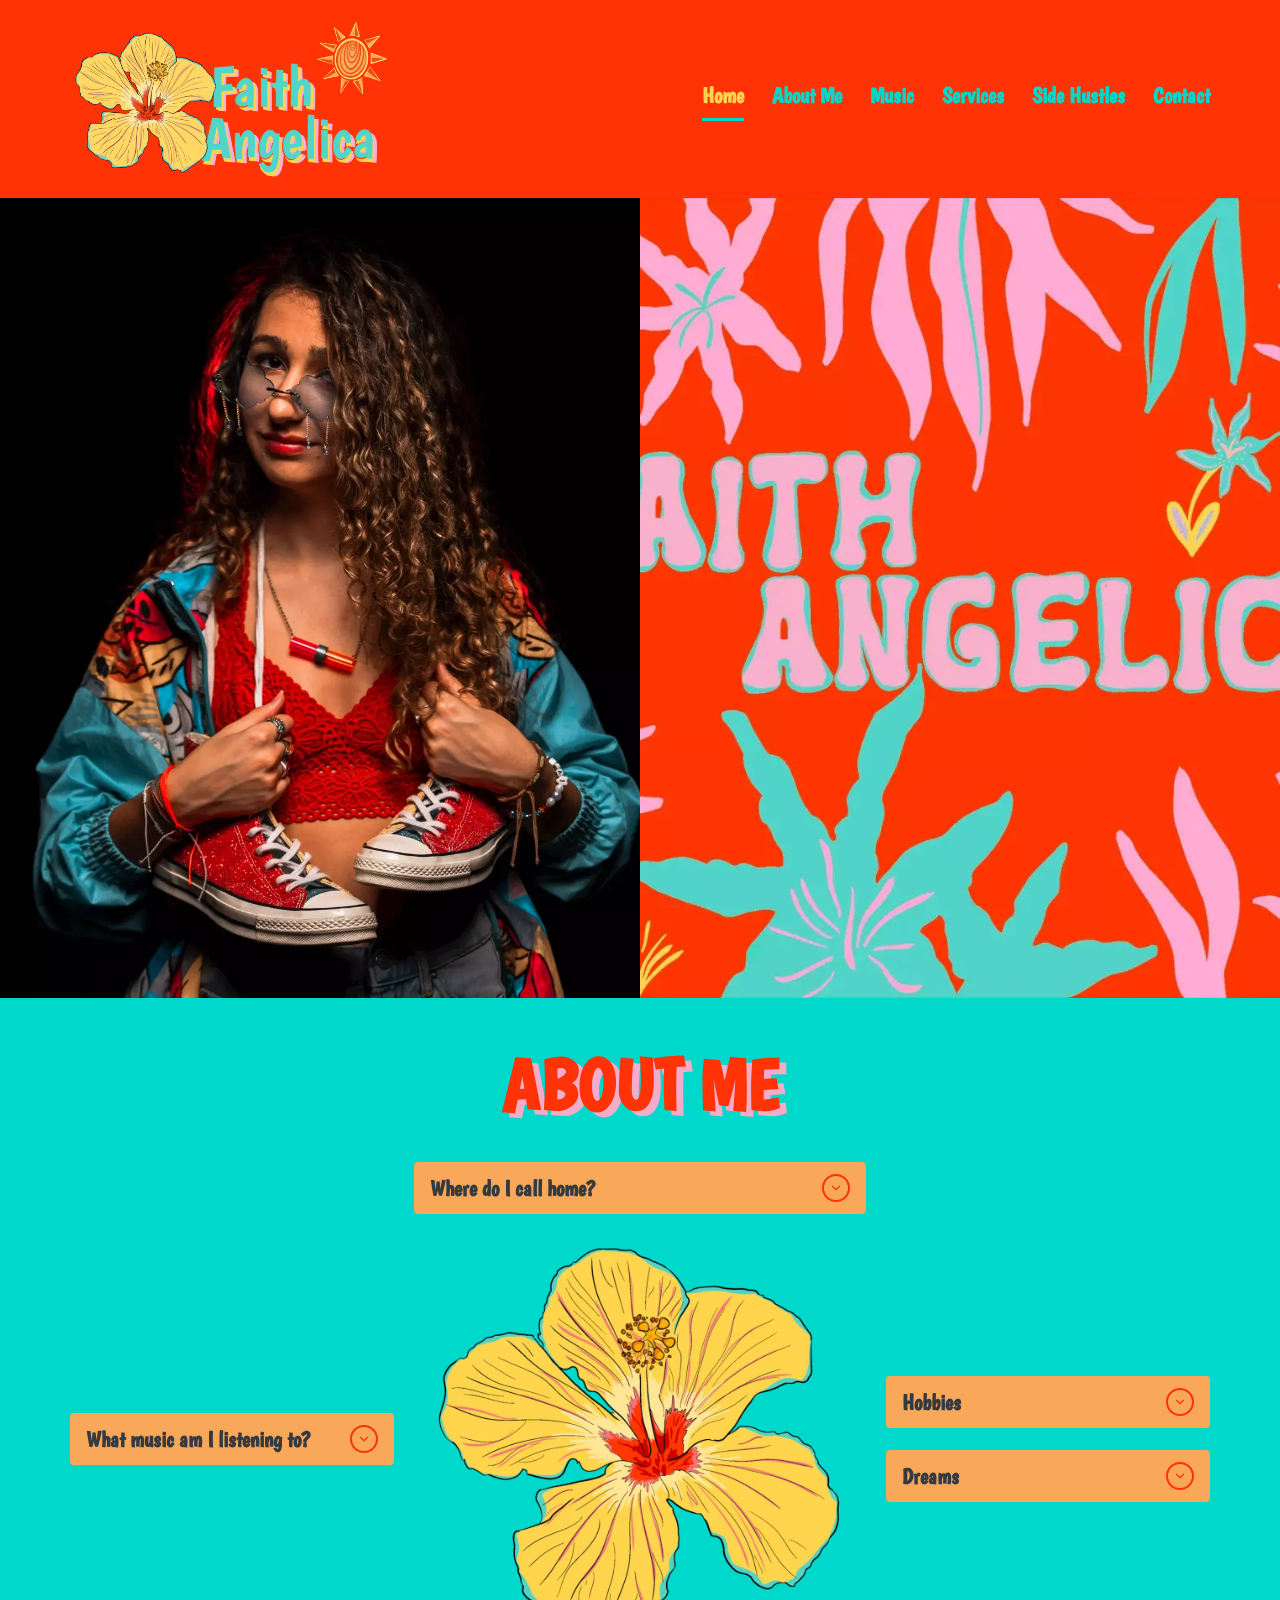
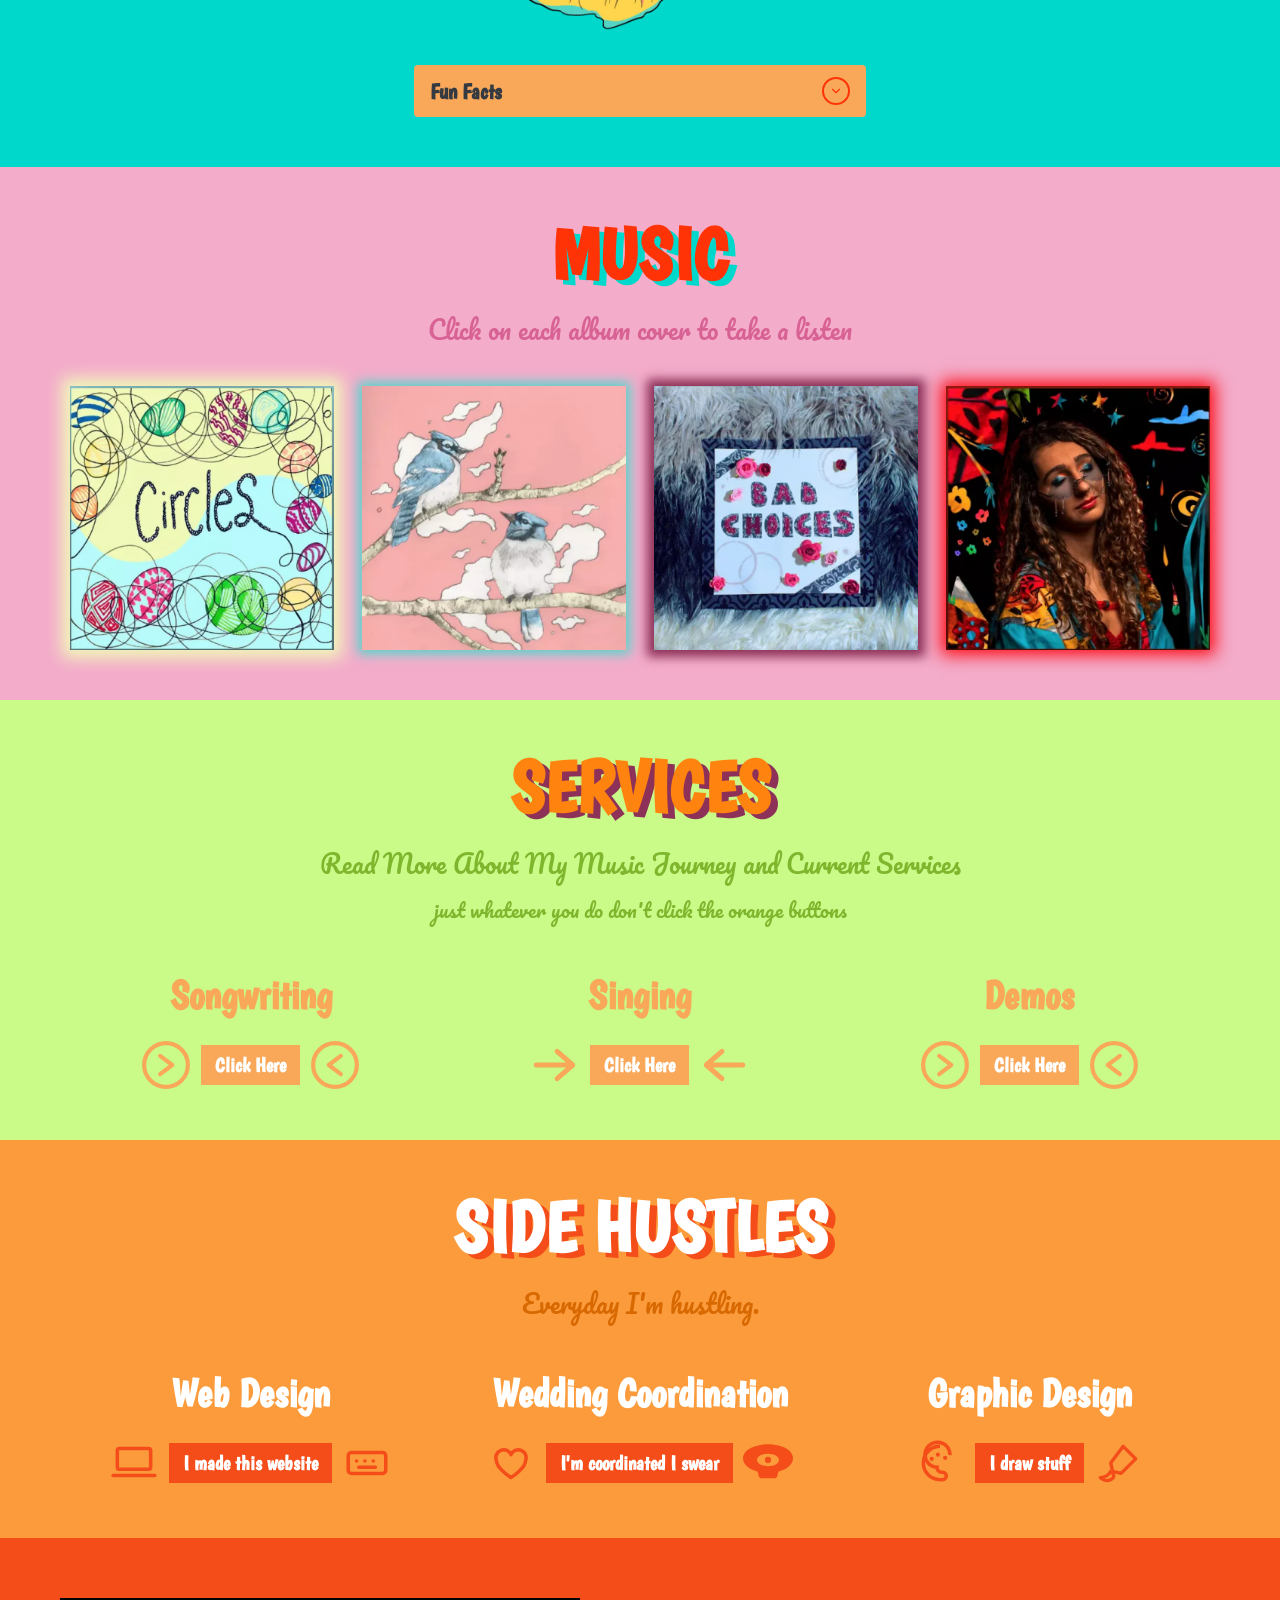
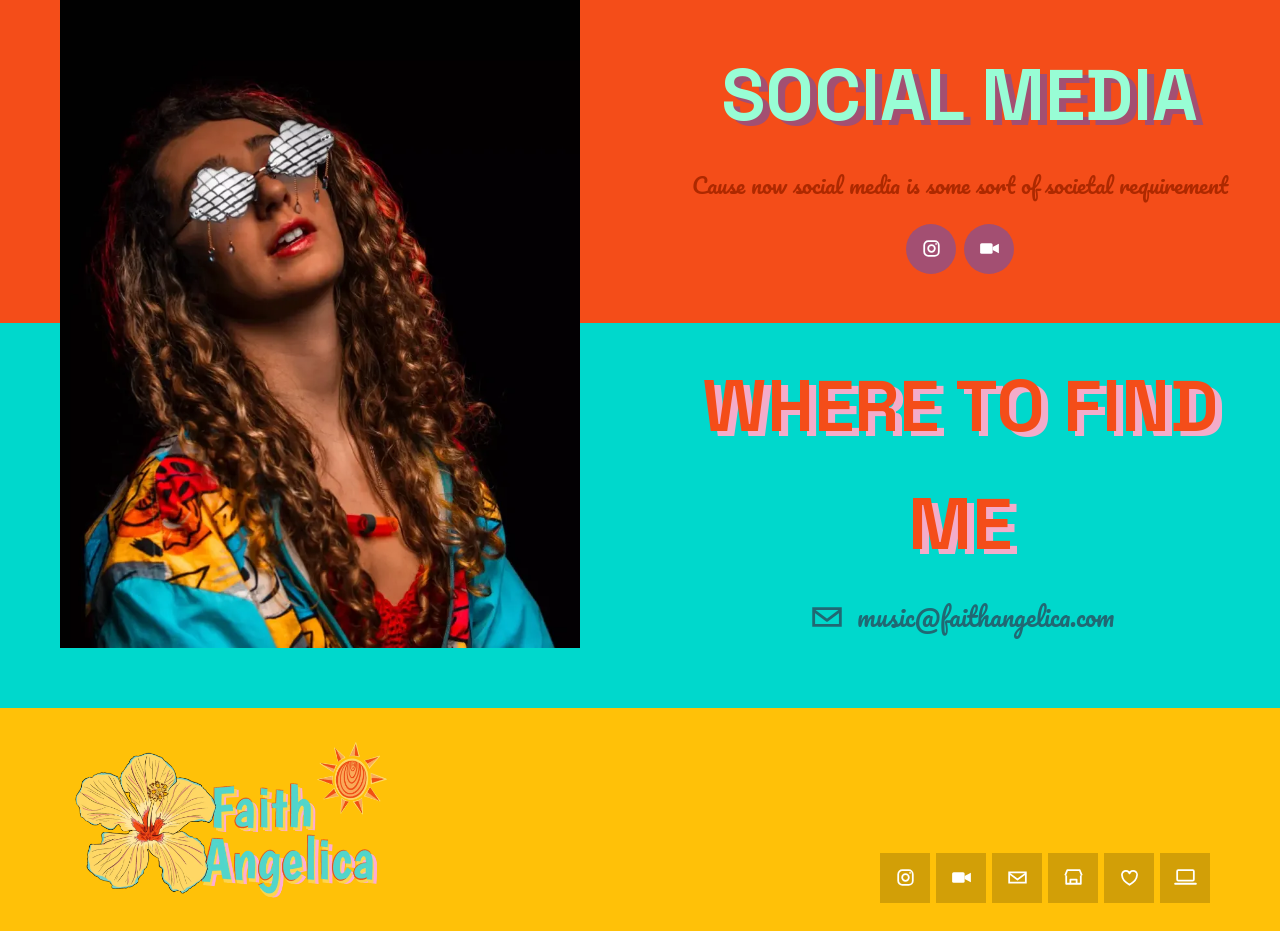
<file: index.html>
<!DOCTYPE html>
<html lang="en">
<head>
  <meta charset="utf-8">
  <meta name="viewport" content="width=device-width, initial-scale=1">
  <title>Faith Angelica</title>
  <link rel="icon" href="/images/favicon.png" type="image/png">
  <link rel="apple-touch-icon" href="/images/favicon.png">
  <link rel="stylesheet" href="/css/styles.css">
</head>
<body>
<header class="site-header">
  <div class="wrap header-inner">
    <a class="logo" href="/"><img src="/images/logo.webp" alt="FaithAngelica" width="1200" height="623"></a>
    <button class="nav-toggle" type="button" aria-expanded="false" aria-controls="site-nav" aria-label="Menu Toggle">
      <span class="icon-open"><svg viewBox="0 0 24 24" aria-hidden="true"><path d="M4 7h16M4 12h16M4 17h16" fill="none" stroke="currentColor" stroke-width="2" stroke-linecap="round"/></svg></span>
      <span class="icon-close"><svg viewBox="0 0 24 24" aria-hidden="true"><path d="M6 6l12 12M18 6L6 18" fill="none" stroke="currentColor" stroke-width="2" stroke-linecap="round"/></svg></span>
    </button>
    <nav id="site-nav" class="site-nav" aria-label="Menu"><a href="/" aria-current="page">Home</a><a href="/#About">About Me</a><a href="/#music">Music</a><a href="/#services">Services</a><a href="/#side-hustles">Side Hustles</a><a href="/#contact">Contact</a></nav>
  </div>
</header>

<main>
  <section class="hero" aria-label="Faith Angelica">
    <div class="hero-photo"><img src="/images/hero-portrait.webp" alt="Faith Angelica"></div>
    <div class="hero-art"><img src="/images/hero-art.webp" alt=""></div>
  </section>
  <section class="band about" id="About">
    <div class="wrap">
      <h2 class="h-about">About Me</h2>
      <div class="about-grid">
        <div class="about-home">
          <div class="accordion">
  <h3>
    <button type="button" aria-expanded="false">Where do I call home?<span class="chev"><svg viewBox="0 0 24 24" aria-hidden="true"><path d="M6 9l6 6 6-6" fill="none" stroke="currentColor" stroke-width="2" stroke-linecap="round" stroke-linejoin="round"/></svg></span></button>
  </h3>
  <div class="panel" hidden><p><strong>Home:</strong> Nashville, Tennessee<br><br><strong>Hometown:</strong> Tampa, Florida<br><br><strong>Piece of my Heart:</strong> Maui, Hawaii</p></div>
</div>
        </div>
        <div class="about-music">
          <div class="accordion">
  <h3>
    <button type="button" aria-expanded="false">What music am I listening to?<span class="chev"><svg viewBox="0 0 24 24" aria-hidden="true"><path d="M6 9l6 6 6-6" fill="none" stroke="currentColor" stroke-width="2" stroke-linecap="round" stroke-linejoin="round"/></svg></span></button>
  </h3>
  <div class="panel" hidden><p>My Top Albums Right Now:<br><br><strong>Decide:</strong> Djo<br><br><strong>Loss, Hope, Love:</strong> The Feeling<br><br><strong>Dawn:</strong> Yebba<br><br><strong>Robyn Hitchcock:</strong> Robyn Hitchcock<br><br><strong>Uncanny Valley:</strong> Coin<br><br><strong>American Bollywood:</strong> YTG<br><br><strong>The Latest:</strong> Cheap Trick<br><br><strong>Coco Moon:</strong> Owl City</p></div>
</div>
        </div>
        <div class="about-flower"><img src="/images/hibiscus.webp" alt="Faith Angelica Hibiscus Flower"></div>
        <div class="about-side stack">
          <div class="accordion">
  <h3>
    <button type="button" aria-expanded="false">Hobbies<span class="chev"><svg viewBox="0 0 24 24" aria-hidden="true"><path d="M6 9l6 6 6-6" fill="none" stroke="currentColor" stroke-width="2" stroke-linecap="round" stroke-linejoin="round"/></svg></span></button>
  </h3>
  <div class="panel" hidden><p><strong>Hiking:</strong> I enjoy Immersing myself in nature and exploring trails.<br><br><strong>Tarot:</strong> I read cards for fun, both for myself and loved ones.<br><br><strong>Reading and Drawing:</strong> I love getting lost in a good book and doodling away.</p></div>
</div>
          <div class="accordion">
  <h3>
    <button type="button" aria-expanded="false">Dreams<span class="chev"><svg viewBox="0 0 24 24" aria-hidden="true"><path d="M6 9l6 6 6-6" fill="none" stroke="currentColor" stroke-width="2" stroke-linecap="round" stroke-linejoin="round"/></svg></span></button>
  </h3>
  <div class="panel" hidden><p><strong>Music:</strong> I'm looking forward to putting out my next album. This project is going to be a compilation of songs based on my life experiences. A little bit of love, loss, ocean, and synchronicities.<br><br><strong>Maui:</strong> Can't wait to have a property on Maui and a super unique container home. Fruit trees and ocean bliss is the goal.</p></div>
</div>
        </div>
        <div class="about-facts">
          <div class="accordion">
  <h3>
    <button type="button" aria-expanded="false">Fun Facts<span class="chev"><svg viewBox="0 0 24 24" aria-hidden="true"><path d="M6 9l6 6 6-6" fill="none" stroke="currentColor" stroke-width="2" stroke-linecap="round" stroke-linejoin="round"/></svg></span></button>
  </h3>
  <div class="panel" hidden><p><strong>Learning:</strong> I actually love to learn more about random topics. I'm a big advocate for research.<br><br><strong>Hawaii:</strong> I used to live on Big Island (Pahoa &amp; Wood Valley) and Haiku, Maui.<br><br>I love the beach and traveling!</p></div>
</div>
        </div>
      </div>
    </div>
  </section>
  <section class="band music" id="music">
    <div class="wrap center">
      <h2 class="h-music">Music</h2>
      <p class="lede script">Click on each album cover to take a listen</p>
      <div class="albums"><a class="album" href="https://songwhip.com/faith-angelica/circles" target="_blank" rel="noopener noreferrer"><img class="glow-lime" src="/images/album-circles.webp" alt="Circles"></a><a class="album" href="https://songwhip.com/faith-angelica/2-birds" target="_blank" rel="noopener noreferrer"><img class="glow-teal" src="/images/album-two-birds.webp" alt="Faith Angelica Two Birds"></a><a class="album" href="https://songwhip.com/faith-angelica/bad-choices" target="_blank" rel="noopener noreferrer"><img class="glow-plum" src="/images/album-bad-choices.webp" alt="Faith Angelica Bad Choices"></a><a class="album" href="https://songwhip.com/faith-angelica/something-in-the-water" target="_blank" rel="noopener noreferrer"><img class="glow-red" src="/images/album-water.webp" alt="Something in the Water"></a></div>
    </div>
  </section>
  <section class="band services" id="services">
    <div class="wrap center">
      <h2 class="h-services">Services</h2>
      <p class="lede script">Read More About My Music Journey and Current Services</p>
      <p class="aside script">just whatever you do don't click the orange buttons</p>
      <div class="cards">
        <article class="card">
  <h3>Songwriting</h3>
  <div class="actions">
    <span class="icon-btn"><svg viewBox="0 0 24 24" aria-hidden="true"><circle cx="12" cy="12" r="10.5" fill="none" stroke="currentColor" stroke-width="2"/><path d="M9.2 7.6 15 12l-5.8 4.4" fill="none" stroke="currentColor" stroke-width="2" stroke-linecap="round" stroke-linejoin="round"/></svg></span>
    <a class="pill" href="/songwriting/">Click Here</a>
    <span class="icon-btn"><svg viewBox="0 0 24 24" aria-hidden="true"><circle cx="12" cy="12" r="10.5" fill="none" stroke="currentColor" stroke-width="2"/><path d="M14.8 7.6 9 12l5.8 4.4" fill="none" stroke="currentColor" stroke-width="2" stroke-linecap="round" stroke-linejoin="round"/></svg></span>
  </div>
</article>
        <article class="card">
  <h3>Singing</h3>
  <div class="actions">
    <span class="icon-btn"><svg viewBox="0 0 24 24" aria-hidden="true"><path d="M3 12h16M13 5.5 20.5 12 13 18.5" fill="none" stroke="currentColor" stroke-width="2.4" stroke-linecap="round" stroke-linejoin="round"/></svg></span>
    <a class="pill" href="/singing/">Click Here</a>
    <span class="icon-btn"><svg viewBox="0 0 24 24" aria-hidden="true"><path d="M21 12H5M11 5.5 3.5 12 11 18.5" fill="none" stroke="currentColor" stroke-width="2.4" stroke-linecap="round" stroke-linejoin="round"/></svg></span>
  </div>
</article>
        <article class="card">
  <h3>Demos</h3>
  <div class="actions">
    <span class="icon-btn"><svg viewBox="0 0 24 24" aria-hidden="true"><circle cx="12" cy="12" r="10.5" fill="none" stroke="currentColor" stroke-width="2"/><path d="M9.2 7.6 15 12l-5.8 4.4" fill="none" stroke="currentColor" stroke-width="2" stroke-linecap="round" stroke-linejoin="round"/></svg></span>
    <a class="pill" href="/demos/">Click Here</a>
    <span class="icon-btn"><svg viewBox="0 0 24 24" aria-hidden="true"><circle cx="12" cy="12" r="10.5" fill="none" stroke="currentColor" stroke-width="2"/><path d="M14.8 7.6 9 12l5.8 4.4" fill="none" stroke="currentColor" stroke-width="2" stroke-linecap="round" stroke-linejoin="round"/></svg></span>
  </div>
</article>
      </div>
    </div>
  </section>
  <section class="band hustle" id="side-hustles">
    <div class="wrap center">
      <h2 class="h-hustle">Side Hustles</h2>
      <p class="lede script">Everyday I'm hustling.</p>
      <div class="cards">
        <article class="card">
  <h3>Web Design</h3>
  <div class="actions">
    <span class="icon-btn"><svg viewBox="0 0 24 24" aria-hidden="true"><rect x="4" y="5" width="16" height="10" rx="1" fill="none" stroke="currentColor" stroke-width="1.7"/><path d="M2 18h20" fill="none" stroke="currentColor" stroke-width="1.7" stroke-linecap="round"/></svg></span>
    <a class="pill" href="/web-design/">I made this website</a>
    <span class="icon-btn"><svg viewBox="0 0 24 24" aria-hidden="true"><rect x="3" y="7" width="18" height="10" rx="1.5" fill="none" stroke="currentColor" stroke-width="1.7"/><path d="M7 11h.01M11 11h.01M15 11h.01M8 14h8" fill="none" stroke="currentColor" stroke-width="1.7" stroke-linecap="round"/></svg></span>
  </div>
</article>
        <article class="card">
  <h3>Wedding Coordination</h3>
  <div class="actions">
    <span class="icon-btn"><svg viewBox="0 0 24 24" aria-hidden="true"><path d="M12 19s-7-4.4-7-8.2A3.6 3.6 0 0 1 12 8a3.6 3.6 0 0 1 7 2.8C19 14.6 12 19 12 19z" fill="none" stroke="currentColor" stroke-width="1.7" stroke-linejoin="round"/></svg></span>
    <a class="pill" href="/wedding-coordination/">I'm coordinated I swear</a>
    <span class="icon-btn"><svg viewBox="0 0 512 512" aria-hidden="true"><path fill="currentColor" d="M256 64C110.1 64 0 125.7 0 208c0 61.9 59.2 113.2 149.3 136.5l11.6 46.5c3.3 13.1 15.1 22 28.4 22h133.4c13.3 0 25.1-8.9 28.4-22l11.6-46.5C452.8 321.2 512 269.9 512 208 512 125.7 401.9 64 256 64zm0 224c-61.9 0-112-28.7-112-64s50.1-64 112-64 112 28.7 112 64-50.1 64-112 64zm-32-64a32 32 0 1 0 64 0 32 32 0 1 0-64 0z"/></svg></span>
  </div>
</article>
        <article class="card">
  <h3>Graphic Design</h3>
  <div class="actions">
    <span class="icon-btn"><svg viewBox="0 0 24 24" aria-hidden="true"><path d="M12 4a8 8 0 1 0 0 16h1.2a1.8 1.8 0 0 0 0-3.6h-.4A2.2 2.2 0 0 1 10.6 14 6 6 0 1 1 16.8 8.2" fill="none" stroke="currentColor" stroke-width="1.7"/><circle cx="8" cy="10" r="1" fill="currentColor"/><circle cx="11" cy="8" r="1" fill="currentColor"/><circle cx="14.5" cy="9.5" r="1" fill="currentColor"/></svg></span>
    <a class="pill" href="/graphic-design/">I draw stuff</a>
    <span class="icon-btn"><svg viewBox="0 0 24 24" aria-hidden="true"><path d="M14 4l6 6-7 7-4-1-1-4 6-8zM8 16c-1 2-3 3-5 3 1 1 3 2 5 1 2-1 2-2 0-4z" fill="none" stroke="currentColor" stroke-width="1.6" stroke-linejoin="round"/></svg></span>
  </div>
</article>
      </div>
    </div>
  </section>
  <section class="find" id="contact">
    <div class="find-photo"><img src="/images/portrait.webp" alt="Faith Angelica Contact"></div>
    <div class="find-copy">
      <div class="find-social">
        <h2 class="h-social">Social Media</h2>
        <p class="tagline script">Cause now social media is some sort of societal requirement</p>
        <div class="socials">
          <a class="social" href="https://www.instagram.com/finding_faith1117/" target="_blank" rel="noopener noreferrer" aria-label="Instagram"><svg viewBox="0 0 24 24" aria-hidden="true"><rect x="5" y="5" width="14" height="14" rx="4" fill="none" stroke="currentColor" stroke-width="1.7"/><circle cx="12" cy="12" r="3.2" fill="none" stroke="currentColor" stroke-width="1.7"/><circle cx="16.4" cy="7.6" r="0.8" fill="currentColor"/></svg></a>
          <a class="social" href="https://www.tiktok.com/@finding_faith1117" target="_blank" rel="noopener noreferrer" aria-label="Video"><svg viewBox="0 0 24 24" aria-hidden="true"><rect x="3" y="7" width="12" height="10" rx="1.5" fill="currentColor"/><path d="M15 10.5 21 7.5v9l-6-3z" fill="currentColor"/></svg></a>
        </div>
      </div>
      <div class="find-mail">
        <h2 class="h-find">Where to Find Me</h2>
        <a class="mail" href="mailto:music@faithangelica.com"><svg viewBox="0 0 24 24" aria-hidden="true"><path d="M4 7h16v10H4V7z" fill="none" stroke="currentColor" stroke-width="1.7"/><path d="m4 8 8 6 8-6" fill="none" stroke="currentColor" stroke-width="1.7" stroke-linejoin="round"/></svg><span>music@faithangelica.com</span></a>
      </div>
    </div>
  </section>
</main>
<footer class="site-footer">
  <div class="wrap footer-inner">
    <a class="logo" href="/"><img src="/images/logo.webp" alt="FaithAngelica" width="1200" height="623"></a>
    <div class="footer-icons"><a class="sq" href="https://www.instagram.com/finding_faith1117/" target="_blank" rel="noopener noreferrer" aria-label="Instagram"><svg viewBox="0 0 24 24" aria-hidden="true"><rect x="5" y="5" width="14" height="14" rx="4" fill="none" stroke="currentColor" stroke-width="1.7"/><circle cx="12" cy="12" r="3.2" fill="none" stroke="currentColor" stroke-width="1.7"/><circle cx="16.4" cy="7.6" r="0.8" fill="currentColor"/></svg></a><a class="sq" href="https://www.tiktok.com/@finding_faith1117" target="_blank" rel="noopener noreferrer" aria-label="Video"><svg viewBox="0 0 24 24" aria-hidden="true"><rect x="3" y="7" width="12" height="10" rx="1.5" fill="currentColor"/><path d="M15 10.5 21 7.5v9l-6-3z" fill="currentColor"/></svg></a><a class="sq" href="mailto:music@faithangelica.com" target="_blank" rel="noopener noreferrer" aria-label="Email music@faithangelica.com"><svg viewBox="0 0 24 24" aria-hidden="true"><path d="M4 7h16v10H4V7z" fill="none" stroke="currentColor" stroke-width="1.7"/><path d="m4 8 8 6 8-6" fill="none" stroke="currentColor" stroke-width="1.7" stroke-linejoin="round"/></svg></a><a class="sq" href="https://www.etsy.com/shop/ShirtzonShirtz?ref=l2-about-shopname" target="_blank" rel="noopener noreferrer" aria-label="Etsy"><svg viewBox="0 0 24 24" aria-hidden="true"><path d="M4 10 6 5h12l2 5M5 10v8h14v-8M9 18v-4h6v4" fill="none" stroke="currentColor" stroke-width="1.7" stroke-linejoin="round"/></svg></a><a class="sq" href="https://nancycottoevents.com/" target="_blank" rel="noopener noreferrer" aria-label="Nancy Cotto Events"><svg viewBox="0 0 24 24" aria-hidden="true"><path d="M12 19s-7-4.4-7-8.2A3.6 3.6 0 0 1 12 8a3.6 3.6 0 0 1 7 2.8C19 14.6 12 19 12 19z" fill="none" stroke="currentColor" stroke-width="1.7" stroke-linejoin="round"/></svg></a><a class="sq" href="https://www.gonzosystems.com/" target="_blank" rel="noopener noreferrer" aria-label="Gonzo Systems"><svg viewBox="0 0 24 24" aria-hidden="true"><rect x="4" y="5" width="16" height="10" rx="1" fill="none" stroke="currentColor" stroke-width="1.7"/><path d="M2 18h20" fill="none" stroke="currentColor" stroke-width="1.7" stroke-linecap="round"/></svg></a></div>
  </div>
</footer>

<script src="/js/main.js"></script>
</body>
</html>
</file>
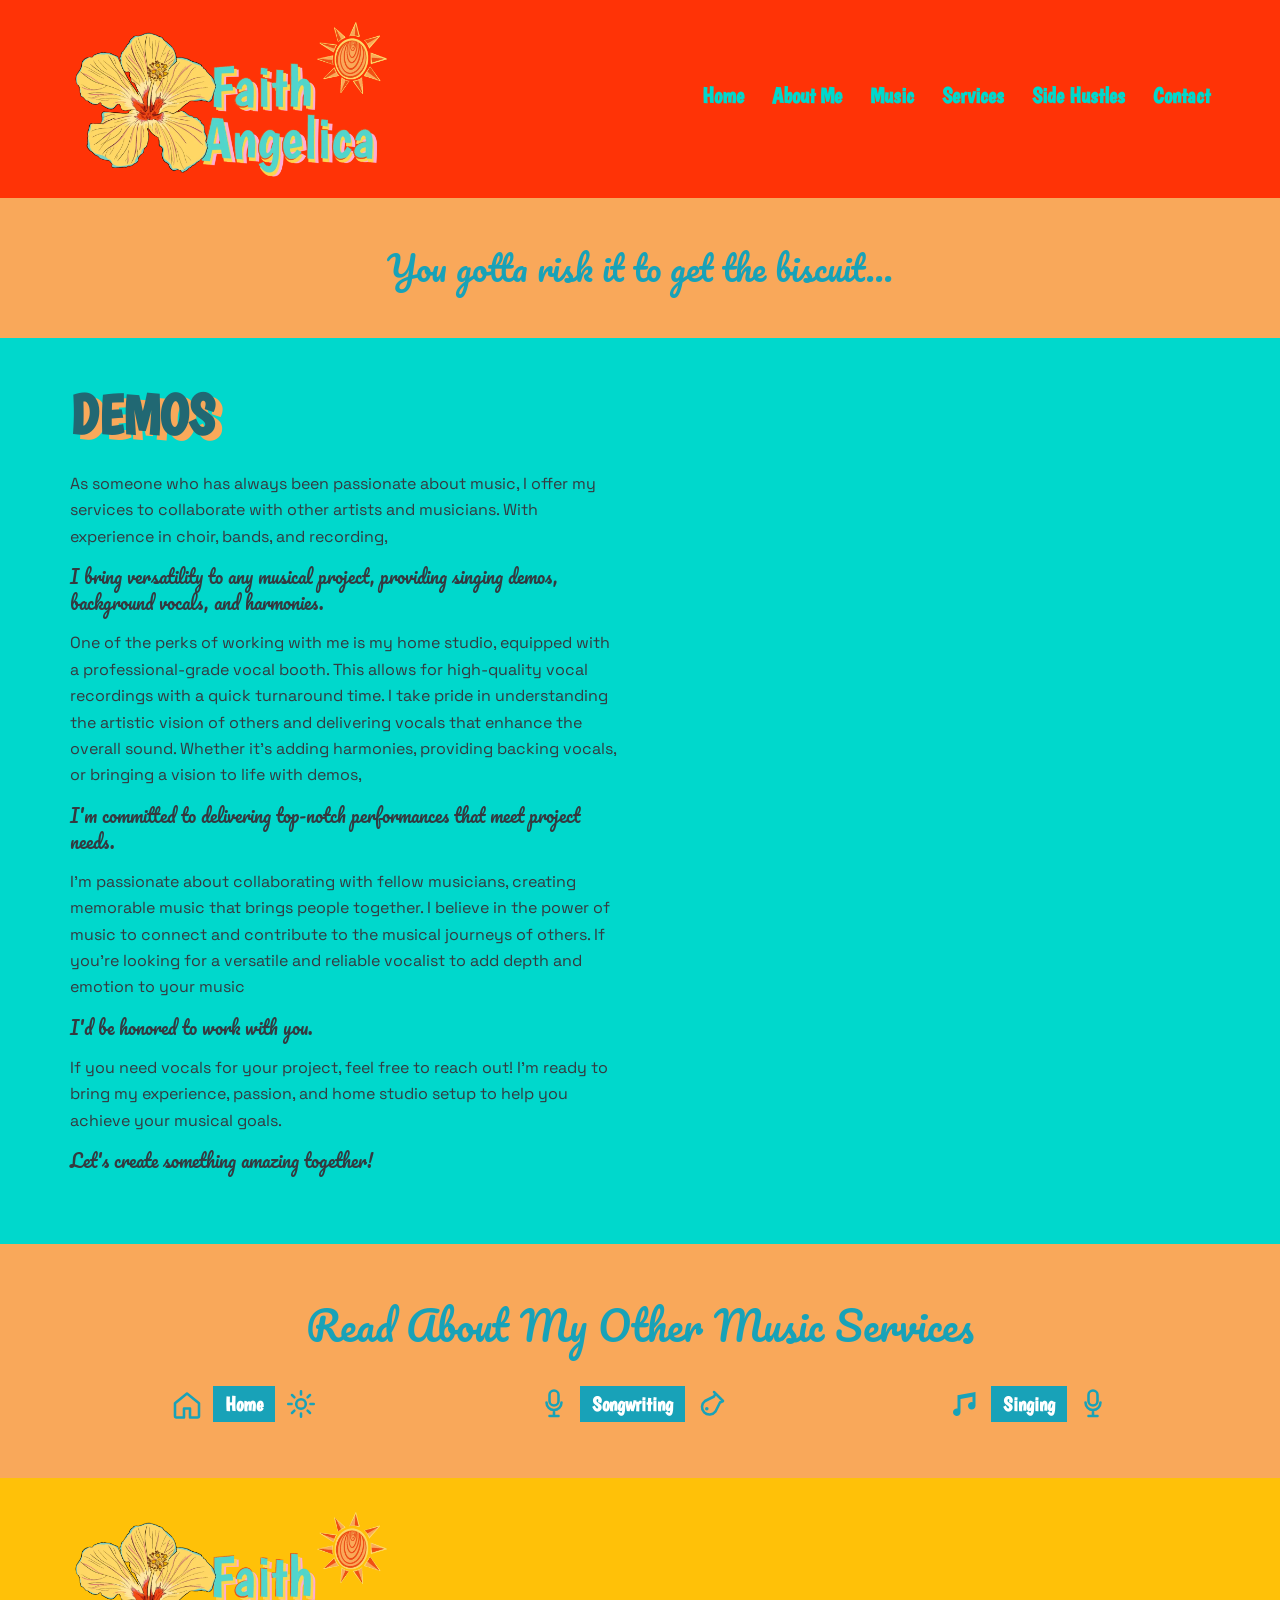
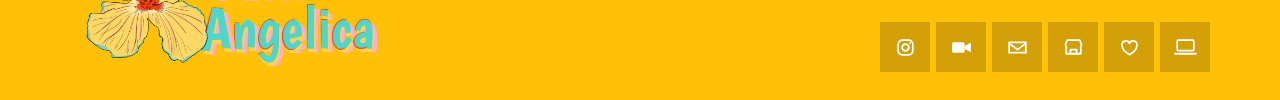
<file: demos/index.html>
<!DOCTYPE html>
<html lang="en">
<head>
  <meta charset="utf-8">
  <meta name="viewport" content="width=device-width, initial-scale=1">
  <title>Demos – Faith Angelica</title>
  <link rel="icon" href="/images/favicon.png" type="image/png">
  <link rel="apple-touch-icon" href="/images/favicon.png">
  <link rel="stylesheet" href="/css/styles.css">
</head>
<body>
<header class="site-header">
  <div class="wrap header-inner">
    <a class="logo" href="/"><img src="/images/logo.webp" alt="FaithAngelica" width="1200" height="623"></a>
    <button class="nav-toggle" type="button" aria-expanded="false" aria-controls="site-nav" aria-label="Menu Toggle">
      <span class="icon-open"><svg viewBox="0 0 24 24" aria-hidden="true"><path d="M4 7h16M4 12h16M4 17h16" fill="none" stroke="currentColor" stroke-width="2" stroke-linecap="round"/></svg></span>
      <span class="icon-close"><svg viewBox="0 0 24 24" aria-hidden="true"><path d="M6 6l12 12M18 6L6 18" fill="none" stroke="currentColor" stroke-width="2" stroke-linecap="round"/></svg></span>
    </button>
    <nav id="site-nav" class="site-nav" aria-label="Menu"><a href="/">Home</a><a href="/#About">About Me</a><a href="/#music">Music</a><a href="/#services">Services</a><a href="/#side-hustles">Side Hustles</a><a href="/#contact">Contact</a></nav>
  </div>
</header>

<main>
  <section class="banner"><p>You gotta risk it to get the biscuit...</p></section>
  <section class="page-main">
    <div class="wrap split">
      <div class="copy">
        <h1 class="page-title">Demos</h1>
        <p>As someone who has always been passionate about music, I offer my services to collaborate with other artists and musicians. With experience in choir, bands, and recording,</p><p class="call">I bring versatility to any musical project, providing singing demos, background vocals, and harmonies.</p><p>One of the perks of working with me is my home studio, equipped with a professional-grade vocal booth. This allows for high-quality vocal recordings with a quick turnaround time. I take pride in understanding the artistic vision of others and delivering vocals that enhance the overall sound. Whether it's adding harmonies, providing backing vocals, or bringing a vision to life with demos,</p><p class="call">I'm committed to delivering top-notch performances that meet project needs.</p><p>I'm passionate about collaborating with fellow musicians, creating memorable music that brings people together. I believe in the power of music to connect and contribute to the musical journeys of others. If you're looking for a versatile and reliable vocalist to add depth and emotion to your music</p><p class="call">I'd be honored to work with you.</p><p>If you need vocals for your project, feel free to reach out! I'm ready to bring my experience, passion, and home studio setup to help you achieve your musical goals.</p><p class="call">Let's create something amazing together!</p>
      </div>
      <div class="split-spacer"></div>
    </div>
  </section>
  <section class="more">
    <div class="wrap">
      <h2>Read About My Other Music Services</h2>
      <div class="more-links"><a class="more-link" href="/"><svg viewBox="0 0 24 24" aria-hidden="true"><path d="M4 11.5 12 5l8 6.5V20a1 1 0 0 1-1 1h-5v-6H10v6H5a1 1 0 0 1-1-1v-8.5z" fill="none" stroke="currentColor" stroke-width="1.7" stroke-linejoin="round"/></svg><span>Home</span><svg viewBox="0 0 24 24" aria-hidden="true"><circle cx="12" cy="12" r="3.2" fill="none" stroke="currentColor" stroke-width="1.7"/><path d="M12 3.5v2.2M12 18.3v2.2M3.5 12h2.2M18.3 12h2.2M6 6l1.6 1.6M16.4 16.4 18 18M18 6l-1.6 1.6M7.6 16.4 6 18" fill="none" stroke="currentColor" stroke-width="1.7" stroke-linecap="round"/></svg></a><a class="more-link" href="/songwriting/"><svg viewBox="0 0 24 24" aria-hidden="true"><rect x="9" y="3" width="6" height="10" rx="3" fill="none" stroke="currentColor" stroke-width="1.7"/><path d="M7 11a5 5 0 0 0 10 0M12 16v4M9 20h6" fill="none" stroke="currentColor" stroke-width="1.7" stroke-linecap="round"/></svg><span>Songwriting</span><svg viewBox="0 0 24 24" aria-hidden="true"><path d="M14 4l6 6-2 1-3 6a5 5 0 1 1-7-7l6-3 1-2z" fill="none" stroke="currentColor" stroke-width="1.7" stroke-linejoin="round"/><circle cx="9.2" cy="15.2" r="1.2" fill="currentColor"/></svg></a><a class="more-link" href="/singing/"><svg viewBox="0 0 24 24" aria-hidden="true"><path d="M9 17.5a2.5 2.5 0 1 1-2-2.45V6.2L19 4v9.2a2.5 2.5 0 1 1-2-2.45V7.2L9 8.6v8.9z" fill="currentColor"/></svg><span>Singing</span><svg viewBox="0 0 24 24" aria-hidden="true"><rect x="9" y="3" width="6" height="10" rx="3" fill="none" stroke="currentColor" stroke-width="1.7"/><path d="M7 11a5 5 0 0 0 10 0M12 16v4M9 20h6" fill="none" stroke="currentColor" stroke-width="1.7" stroke-linecap="round"/></svg></a></div>
    </div>
  </section>
</main>
<footer class="site-footer">
  <div class="wrap footer-inner">
    <a class="logo" href="/"><img src="/images/logo.webp" alt="FaithAngelica" width="1200" height="623"></a>
    <div class="footer-icons"><a class="sq" href="https://www.instagram.com/finding_faith1117/" target="_blank" rel="noopener noreferrer" aria-label="Instagram"><svg viewBox="0 0 24 24" aria-hidden="true"><rect x="5" y="5" width="14" height="14" rx="4" fill="none" stroke="currentColor" stroke-width="1.7"/><circle cx="12" cy="12" r="3.2" fill="none" stroke="currentColor" stroke-width="1.7"/><circle cx="16.4" cy="7.6" r="0.8" fill="currentColor"/></svg></a><a class="sq" href="https://www.tiktok.com/@finding_faith1117" target="_blank" rel="noopener noreferrer" aria-label="Video"><svg viewBox="0 0 24 24" aria-hidden="true"><rect x="3" y="7" width="12" height="10" rx="1.5" fill="currentColor"/><path d="M15 10.5 21 7.5v9l-6-3z" fill="currentColor"/></svg></a><a class="sq" href="mailto:music@faithangelica.com" target="_blank" rel="noopener noreferrer" aria-label="Email music@faithangelica.com"><svg viewBox="0 0 24 24" aria-hidden="true"><path d="M4 7h16v10H4V7z" fill="none" stroke="currentColor" stroke-width="1.7"/><path d="m4 8 8 6 8-6" fill="none" stroke="currentColor" stroke-width="1.7" stroke-linejoin="round"/></svg></a><a class="sq" href="https://www.etsy.com/shop/ShirtzonShirtz?ref=l2-about-shopname" target="_blank" rel="noopener noreferrer" aria-label="Etsy"><svg viewBox="0 0 24 24" aria-hidden="true"><path d="M4 10 6 5h12l2 5M5 10v8h14v-8M9 18v-4h6v4" fill="none" stroke="currentColor" stroke-width="1.7" stroke-linejoin="round"/></svg></a><a class="sq" href="https://nancycottoevents.com/" target="_blank" rel="noopener noreferrer" aria-label="Nancy Cotto Events"><svg viewBox="0 0 24 24" aria-hidden="true"><path d="M12 19s-7-4.4-7-8.2A3.6 3.6 0 0 1 12 8a3.6 3.6 0 0 1 7 2.8C19 14.6 12 19 12 19z" fill="none" stroke="currentColor" stroke-width="1.7" stroke-linejoin="round"/></svg></a><a class="sq" href="https://www.gonzosystems.com/" target="_blank" rel="noopener noreferrer" aria-label="Gonzo Systems"><svg viewBox="0 0 24 24" aria-hidden="true"><rect x="4" y="5" width="16" height="10" rx="1" fill="none" stroke="currentColor" stroke-width="1.7"/><path d="M2 18h20" fill="none" stroke="currentColor" stroke-width="1.7" stroke-linecap="round"/></svg></a></div>
  </div>
</footer>

<script src="/js/main.js"></script>
</body>
</html>
</file>
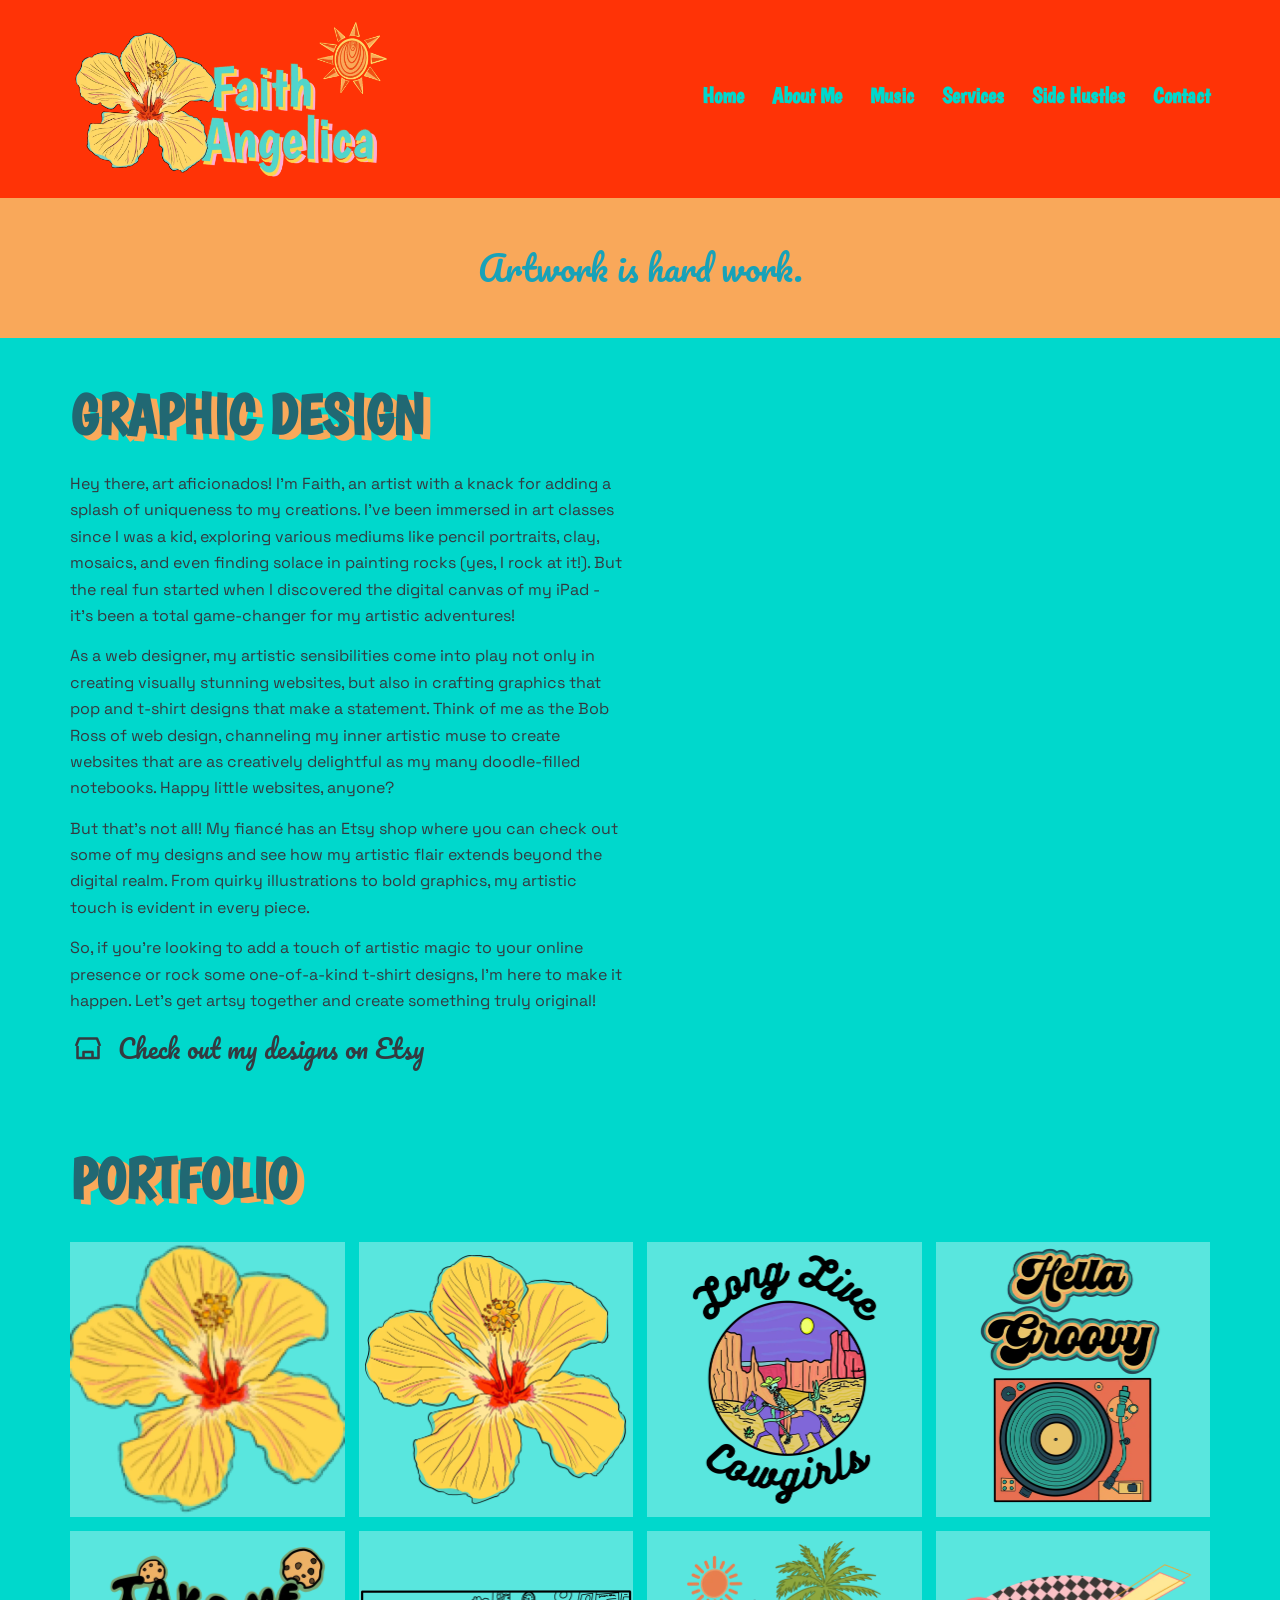
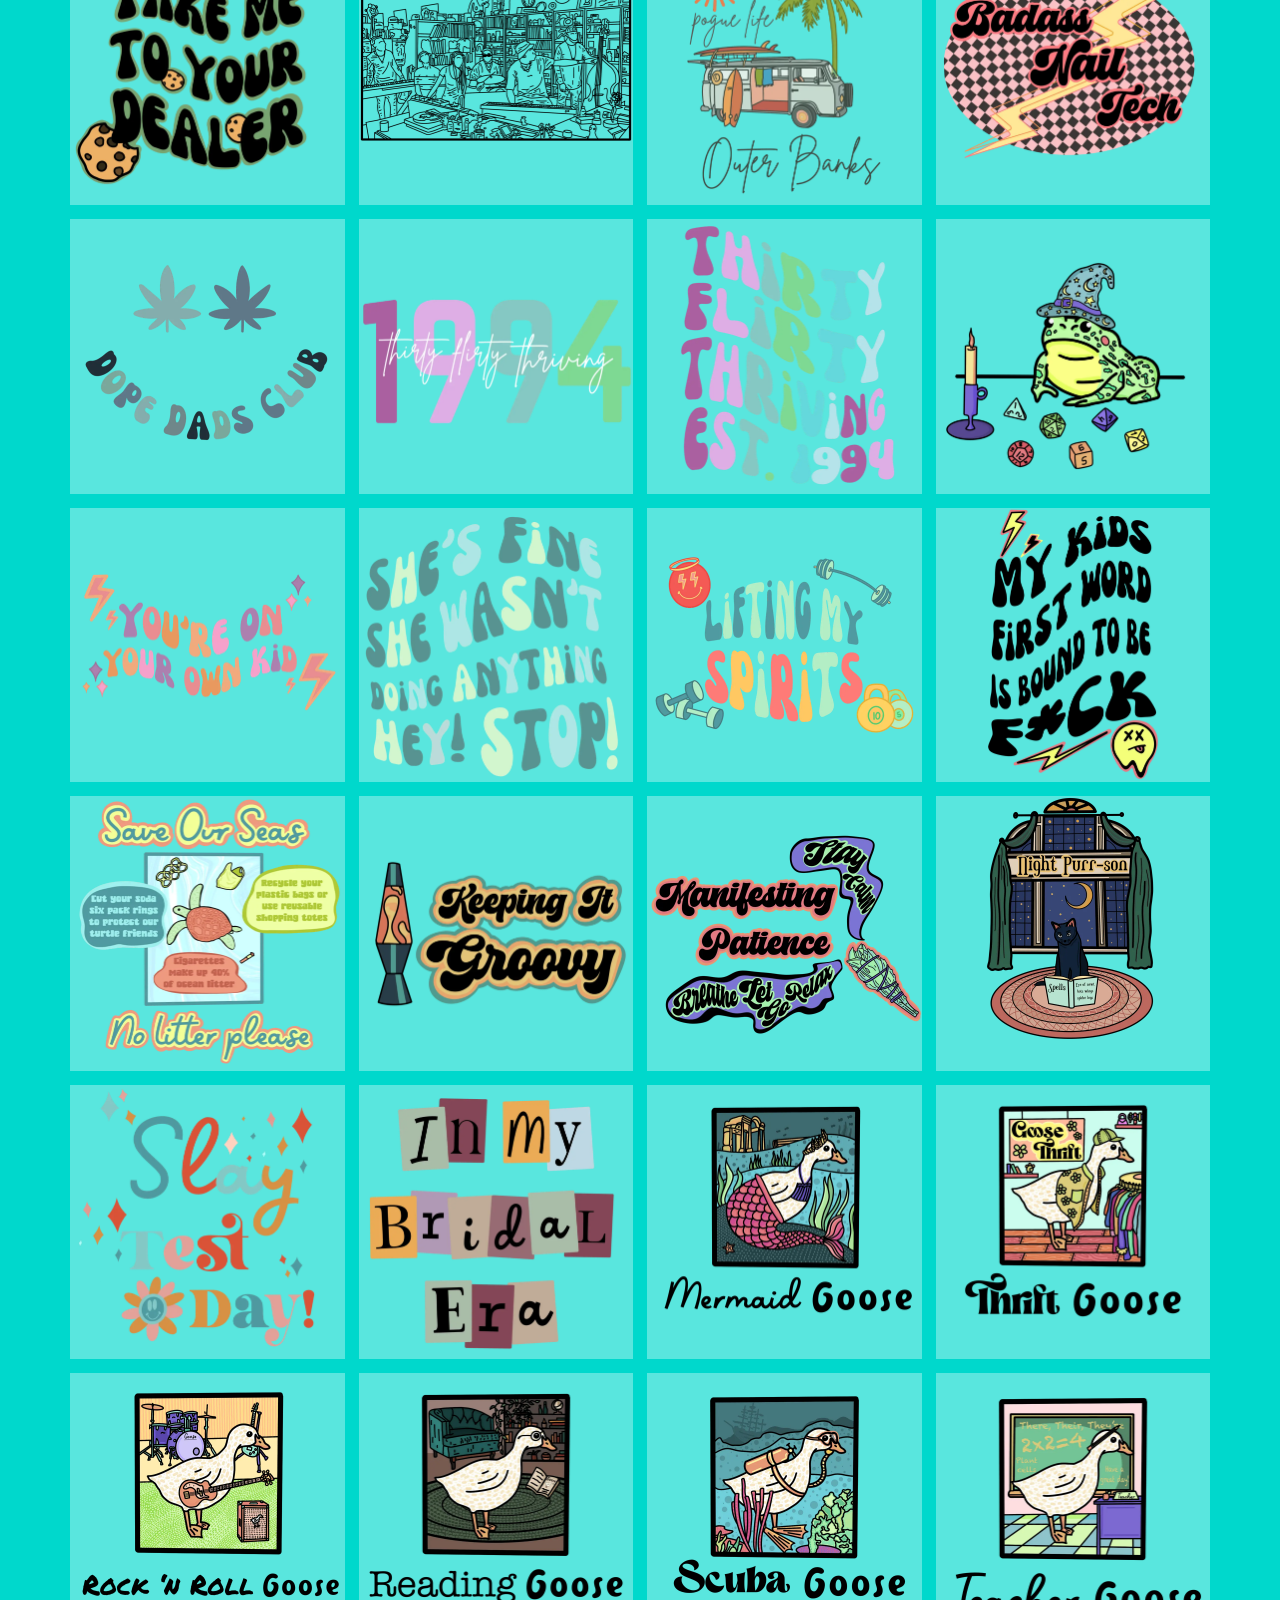
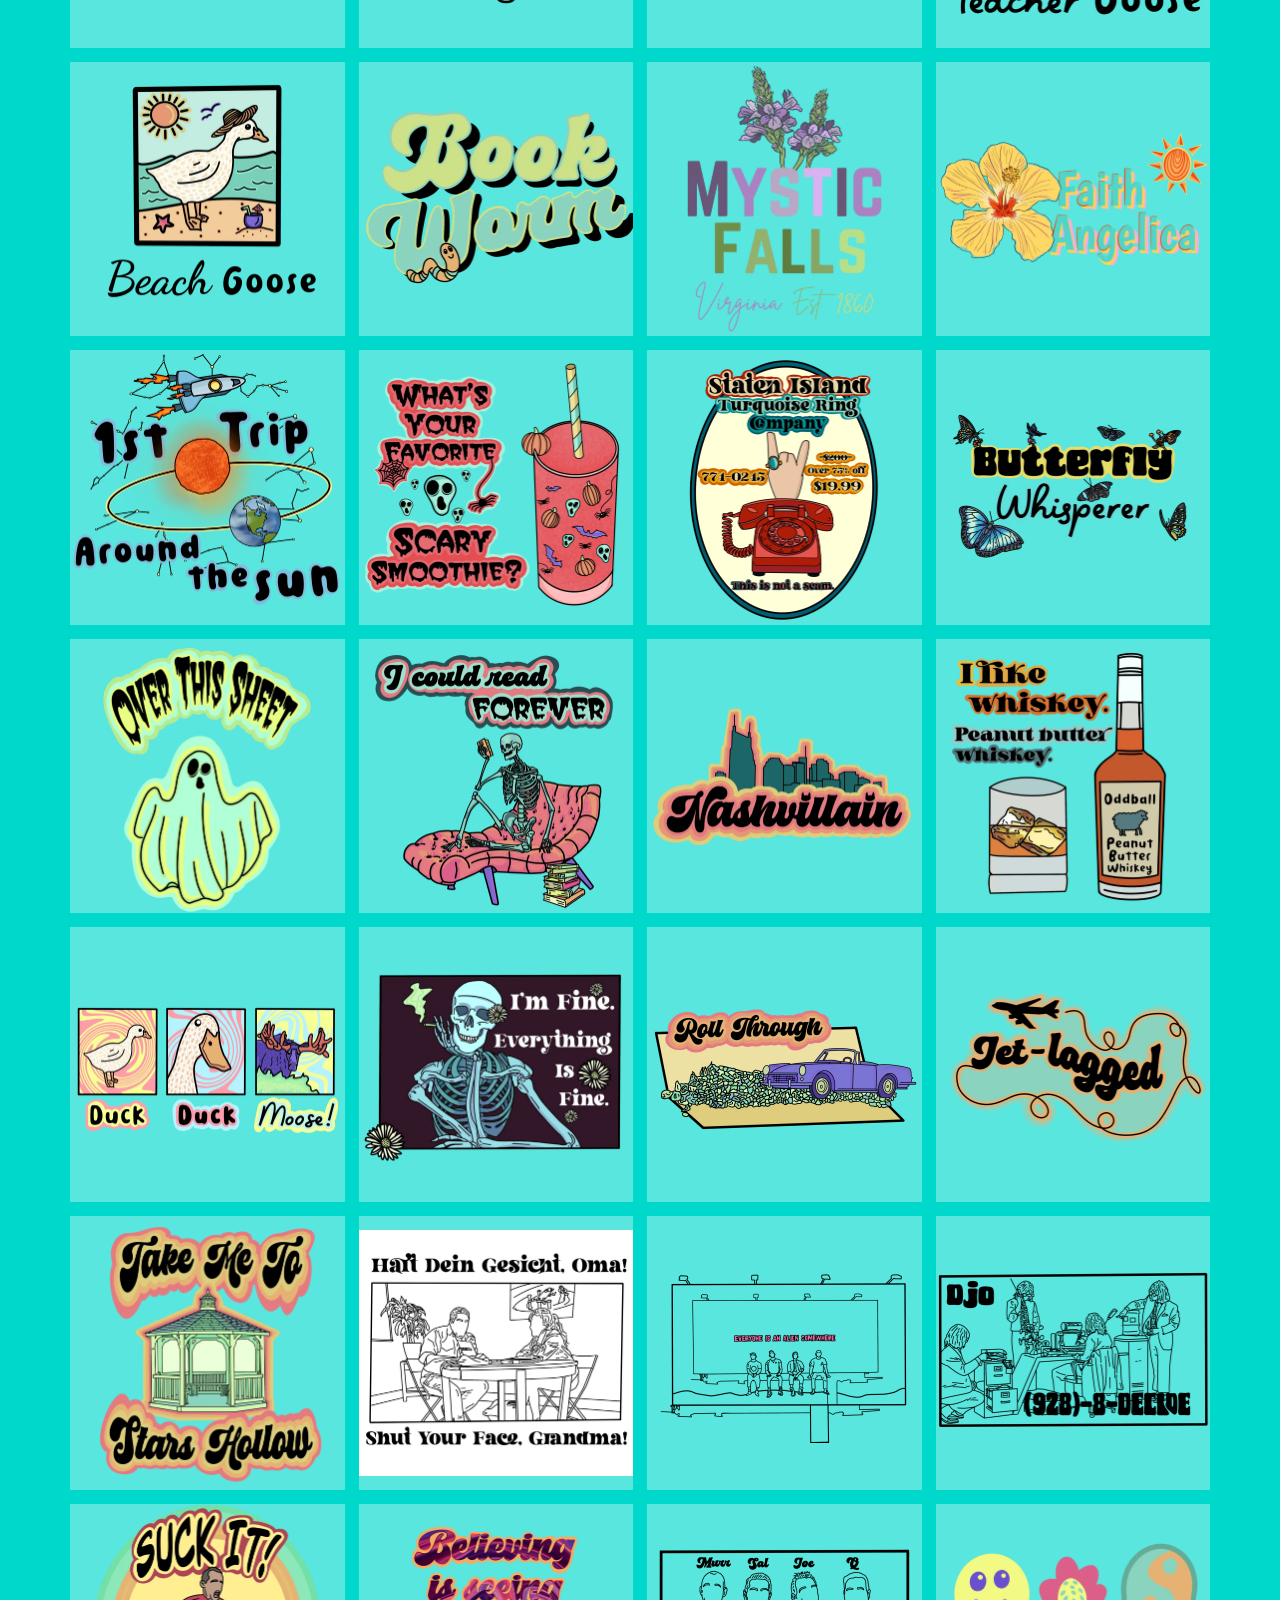
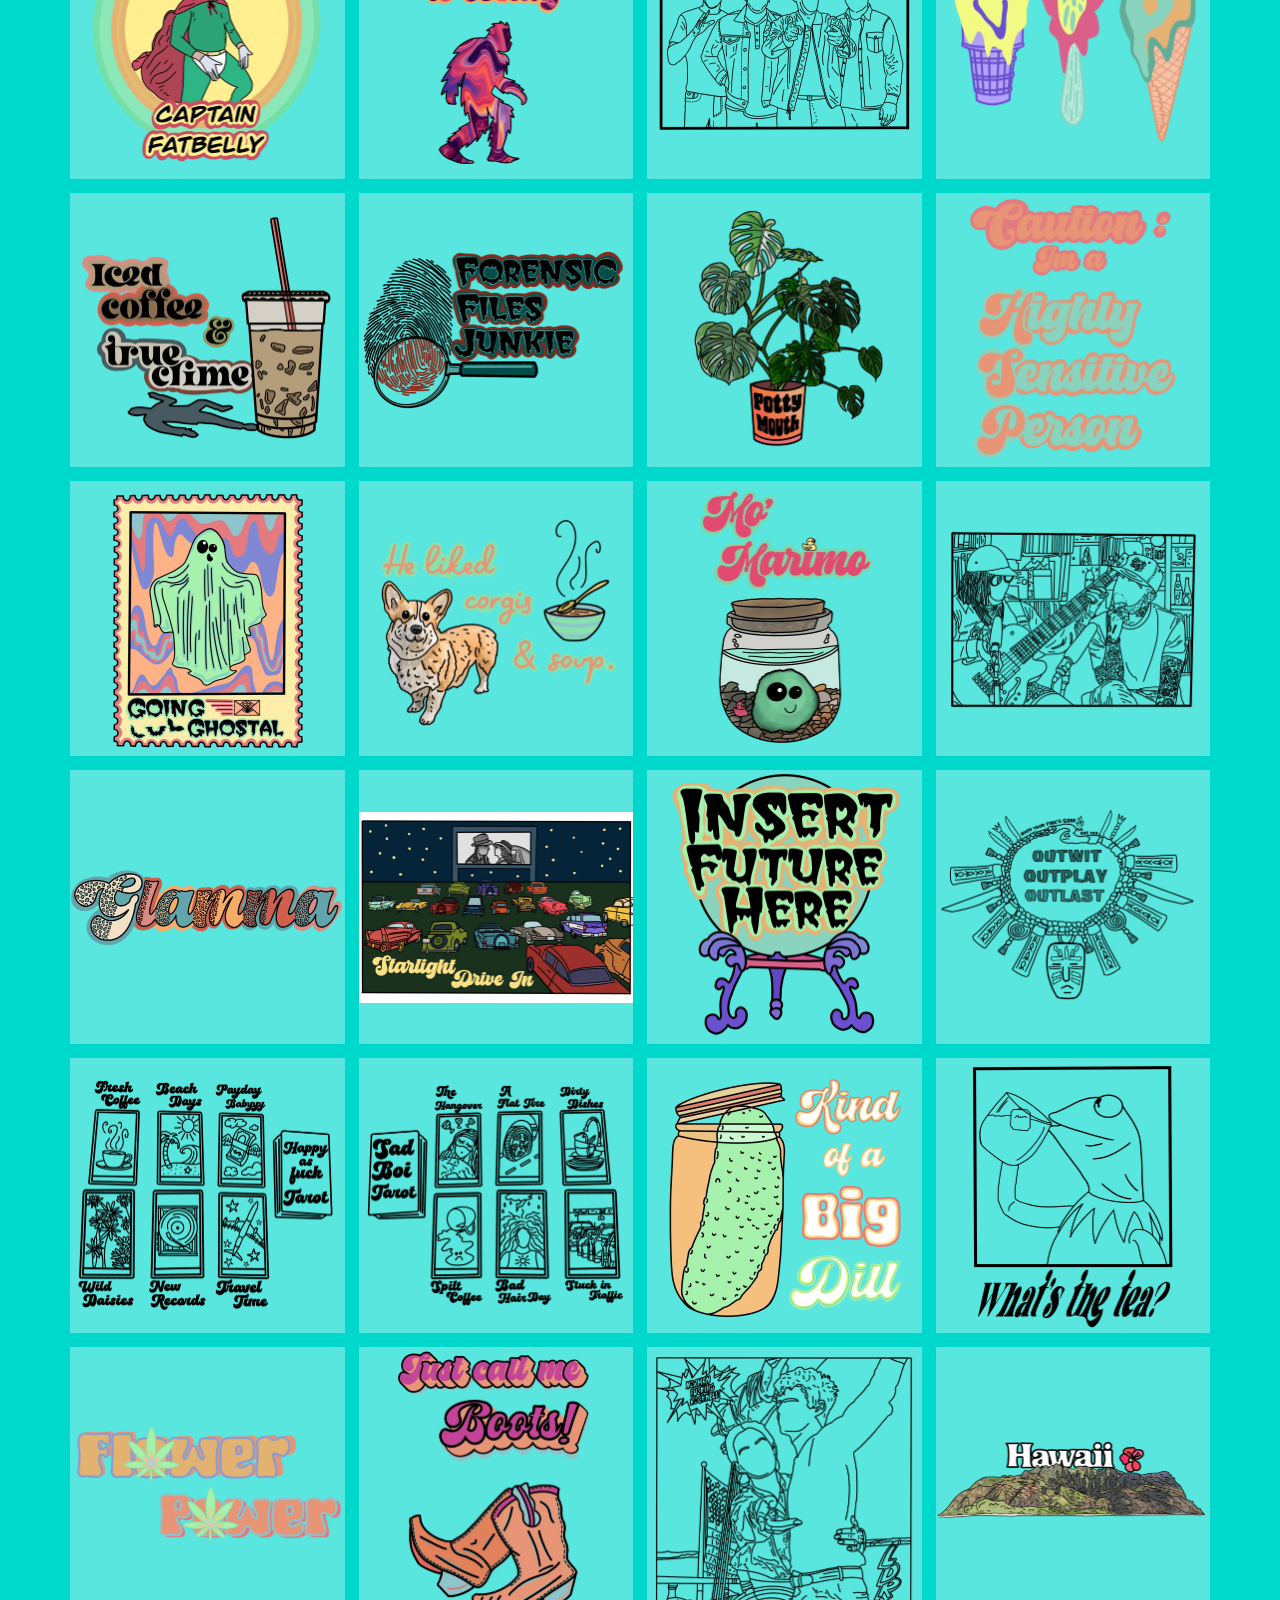
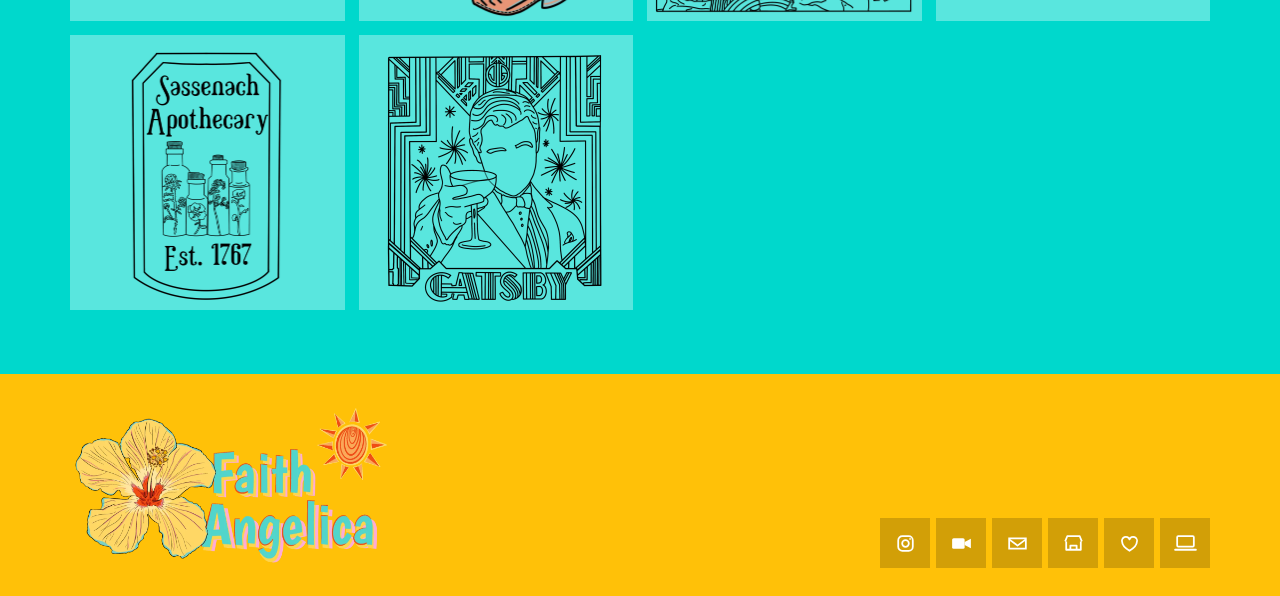
<file: graphic-design/index.html>
<!DOCTYPE html>
<html lang="en">
<head>
  <meta charset="utf-8">
  <meta name="viewport" content="width=device-width, initial-scale=1">
  <title>Graphic Design – Faith Angelica</title>
  <link rel="icon" href="/images/favicon.png" type="image/png">
  <link rel="apple-touch-icon" href="/images/favicon.png">
  <link rel="stylesheet" href="/css/styles.css">
</head>
<body>
<header class="site-header">
  <div class="wrap header-inner">
    <a class="logo" href="/"><img src="/images/logo.webp" alt="FaithAngelica" width="1200" height="623"></a>
    <button class="nav-toggle" type="button" aria-expanded="false" aria-controls="site-nav" aria-label="Menu Toggle">
      <span class="icon-open"><svg viewBox="0 0 24 24" aria-hidden="true"><path d="M4 7h16M4 12h16M4 17h16" fill="none" stroke="currentColor" stroke-width="2" stroke-linecap="round"/></svg></span>
      <span class="icon-close"><svg viewBox="0 0 24 24" aria-hidden="true"><path d="M6 6l12 12M18 6L6 18" fill="none" stroke="currentColor" stroke-width="2" stroke-linecap="round"/></svg></span>
    </button>
    <nav id="site-nav" class="site-nav" aria-label="Menu"><a href="/">Home</a><a href="/#About">About Me</a><a href="/#music">Music</a><a href="/#services">Services</a><a href="/#side-hustles">Side Hustles</a><a href="/#contact">Contact</a></nav>
  </div>
</header>

<main>
  <section class="banner"><p>Artwork is hard work.</p></section>
  <section class="page-main">
    <div class="wrap split">
      <div class="copy">
        <h1 class="page-title">Graphic Design</h1>
        <p>Hey there, art aficionados! I'm Faith, an artist with a knack for adding a splash of uniqueness to my creations. I've been immersed in art classes since I was a kid, exploring various mediums like pencil portraits, clay, mosaics, and even finding solace in painting rocks (yes, I rock at it!). But the real fun started when I discovered the digital canvas of my iPad - it's been a total game-changer for my artistic adventures!</p>
        <p>As a web designer, my artistic sensibilities come into play not only in creating visually stunning websites, but also in crafting graphics that pop and t-shirt designs that make a statement. Think of me as the Bob Ross of web design, channeling my inner artistic muse to create websites that are as creatively delightful as my many doodle-filled notebooks. Happy little websites, anyone?</p>
        <p>But that's not all! My fiancé has an Etsy shop where you can check out some of my designs and see how my artistic flair extends beyond the digital realm. From quirky illustrations to bold graphics, my artistic touch is evident in every piece.</p>
        <p>So, if you're looking to add a touch of artistic magic to your online presence or rock some one-of-a-kind t-shirt designs, I'm here to make it happen. Let's get artsy together and create something truly original!</p>
        <p class="reach"><svg viewBox="0 0 24 24" aria-hidden="true"><path d="M4 10 6 5h12l2 5M5 10v8h14v-8M9 18v-4h6v4" fill="none" stroke="currentColor" stroke-width="1.7" stroke-linejoin="round"/></svg> Check out my designs on Etsy</p>
      </div>
      <div class="split-spacer"></div>
    </div>
  </section>
  <section class="portfolio">
    <div class="wrap">
      <h2 class="page-title">Portfolio</h2>
      <div class="gallery"><a class="shot" href="/images/portfolio/01.webp"><img src="/images/portfolio/01.webp" alt="Artwork"></a><a class="shot" href="/images/portfolio/02.webp"><img src="/images/portfolio/02.webp" alt="Artwork"></a><a class="shot" href="/images/portfolio/03.webp"><img src="/images/portfolio/03.webp" alt="Artwork"></a><a class="shot" href="/images/portfolio/04.webp"><img src="/images/portfolio/04.webp" alt="Artwork"></a><a class="shot" href="/images/portfolio/05.webp"><img src="/images/portfolio/05.webp" alt="Artwork"></a><a class="shot" href="/images/portfolio/06.webp"><img src="/images/portfolio/06.webp" alt="Artwork"></a><a class="shot" href="/images/portfolio/07.webp"><img src="/images/portfolio/07.webp" alt="Artwork"></a><a class="shot" href="/images/portfolio/08.webp"><img src="/images/portfolio/08.webp" alt="Artwork"></a><a class="shot" href="/images/portfolio/09.webp"><img src="/images/portfolio/09.webp" alt="Artwork"></a><a class="shot" href="/images/portfolio/10.webp"><img src="/images/portfolio/10.webp" alt="Artwork"></a><a class="shot" href="/images/portfolio/11.webp"><img src="/images/portfolio/11.webp" alt="Artwork"></a><a class="shot" href="/images/portfolio/12.webp"><img src="/images/portfolio/12.webp" alt="Artwork"></a><a class="shot" href="/images/portfolio/13.webp"><img src="/images/portfolio/13.webp" alt="Artwork"></a><a class="shot" href="/images/portfolio/14.webp"><img src="/images/portfolio/14.webp" alt="Artwork"></a><a class="shot" href="/images/portfolio/15.webp"><img src="/images/portfolio/15.webp" alt="Artwork"></a><a class="shot" href="/images/portfolio/16.webp"><img src="/images/portfolio/16.webp" alt="Artwork"></a><a class="shot" href="/images/portfolio/17.webp"><img src="/images/portfolio/17.webp" alt="Artwork"></a><a class="shot" href="/images/portfolio/18.webp"><img src="/images/portfolio/18.webp" alt="Artwork"></a><a class="shot" href="/images/portfolio/19.webp"><img src="/images/portfolio/19.webp" alt="Artwork"></a><a class="shot" href="/images/portfolio/20.webp"><img src="/images/portfolio/20.webp" alt="Artwork"></a><a class="shot" href="/images/portfolio/21.webp"><img src="/images/portfolio/21.webp" alt="Artwork"></a><a class="shot" href="/images/portfolio/22.webp"><img src="/images/portfolio/22.webp" alt="Artwork"></a><a class="shot" href="/images/portfolio/23.webp"><img src="/images/portfolio/23.webp" alt="Artwork"></a><a class="shot" href="/images/portfolio/24.webp"><img src="/images/portfolio/24.webp" alt="Artwork"></a><a class="shot" href="/images/portfolio/25.webp"><img src="/images/portfolio/25.webp" alt="Artwork"></a><a class="shot" href="/images/portfolio/26.webp"><img src="/images/portfolio/26.webp" alt="Artwork"></a><a class="shot" href="/images/portfolio/27.webp"><img src="/images/portfolio/27.webp" alt="Artwork"></a><a class="shot" href="/images/portfolio/28.webp"><img src="/images/portfolio/28.webp" alt="Artwork"></a><a class="shot" href="/images/portfolio/29.webp"><img src="/images/portfolio/29.webp" alt="Artwork"></a><a class="shot" href="/images/portfolio/30.webp"><img src="/images/portfolio/30.webp" alt="Artwork"></a><a class="shot" href="/images/portfolio/31.webp"><img src="/images/portfolio/31.webp" alt="Artwork"></a><a class="shot" href="/images/portfolio/32.webp"><img src="/images/portfolio/32.webp" alt="Artwork"></a><a class="shot" href="/images/portfolio/33.webp"><img src="/images/portfolio/33.webp" alt="Artwork"></a><a class="shot" href="/images/portfolio/34.webp"><img src="/images/portfolio/34.webp" alt="Artwork"></a><a class="shot" href="/images/portfolio/35.webp"><img src="/images/portfolio/35.webp" alt="Artwork"></a><a class="shot" href="/images/portfolio/36.webp"><img src="/images/portfolio/36.webp" alt="Artwork"></a><a class="shot" href="/images/portfolio/37.webp"><img src="/images/portfolio/37.webp" alt="Artwork"></a><a class="shot" href="/images/portfolio/38.webp"><img src="/images/portfolio/38.webp" alt="Artwork"></a><a class="shot" href="/images/portfolio/39.webp"><img src="/images/portfolio/39.webp" alt="Artwork"></a><a class="shot" href="/images/portfolio/40.webp"><img src="/images/portfolio/40.webp" alt="Artwork"></a><a class="shot" href="/images/portfolio/41.webp"><img src="/images/portfolio/41.webp" alt="Artwork"></a><a class="shot" href="/images/portfolio/42.webp"><img src="/images/portfolio/42.webp" alt="Artwork"></a><a class="shot" href="/images/portfolio/43.webp"><img src="/images/portfolio/43.webp" alt="Artwork"></a><a class="shot" href="/images/portfolio/44.webp"><img src="/images/portfolio/44.webp" alt="Artwork"></a><a class="shot" href="/images/portfolio/45.webp"><img src="/images/portfolio/45.webp" alt="Artwork"></a><a class="shot" href="/images/portfolio/46.webp"><img src="/images/portfolio/46.webp" alt="Artwork"></a><a class="shot" href="/images/portfolio/47.webp"><img src="/images/portfolio/47.webp" alt="Artwork"></a><a class="shot" href="/images/portfolio/48.webp"><img src="/images/portfolio/48.webp" alt="Artwork"></a><a class="shot" href="/images/portfolio/49.webp"><img src="/images/portfolio/49.webp" alt="Artwork"></a><a class="shot" href="/images/portfolio/50.webp"><img src="/images/portfolio/50.webp" alt="Artwork"></a><a class="shot" href="/images/portfolio/51.webp"><img src="/images/portfolio/51.webp" alt="Artwork"></a><a class="shot" href="/images/portfolio/52.webp"><img src="/images/portfolio/52.webp" alt="Artwork"></a><a class="shot" href="/images/portfolio/53.webp"><img src="/images/portfolio/53.webp" alt="Artwork"></a><a class="shot" href="/images/portfolio/54.webp"><img src="/images/portfolio/54.webp" alt="Artwork"></a><a class="shot" href="/images/portfolio/55.webp"><img src="/images/portfolio/55.webp" alt="Artwork"></a><a class="shot" href="/images/portfolio/56.webp"><img src="/images/portfolio/56.webp" alt="Artwork"></a><a class="shot" href="/images/portfolio/57.webp"><img src="/images/portfolio/57.webp" alt="Artwork"></a><a class="shot" href="/images/portfolio/58.webp"><img src="/images/portfolio/58.webp" alt="Artwork"></a><a class="shot" href="/images/portfolio/59.webp"><img src="/images/portfolio/59.webp" alt="Artwork"></a><a class="shot" href="/images/portfolio/60.webp"><img src="/images/portfolio/60.webp" alt="Artwork"></a><a class="shot" href="/images/portfolio/61.webp"><img src="/images/portfolio/61.webp" alt="Artwork"></a><a class="shot" href="/images/portfolio/62.webp"><img src="/images/portfolio/62.webp" alt="Artwork"></a><a class="shot" href="/images/portfolio/63.webp"><img src="/images/portfolio/63.webp" alt="Artwork"></a><a class="shot" href="/images/portfolio/64.webp"><img src="/images/portfolio/64.webp" alt="Artwork"></a><a class="shot" href="/images/portfolio/65.webp"><img src="/images/portfolio/65.webp" alt="Artwork"></a><a class="shot" href="/images/portfolio/66.webp"><img src="/images/portfolio/66.webp" alt="Artwork"></a><a class="shot" href="/images/portfolio/67.webp"><img src="/images/portfolio/67.webp" alt="Artwork"></a><a class="shot" href="/images/portfolio/68.webp"><img src="/images/portfolio/68.webp" alt="Artwork"></a><a class="shot" href="/images/portfolio/69.webp"><img src="/images/portfolio/69.webp" alt="Artwork"></a><a class="shot" href="/images/portfolio/70.webp"><img src="/images/portfolio/70.webp" alt="Artwork"></a><a class="shot" href="/images/portfolio/71.webp"><img src="/images/portfolio/71.webp" alt="Artwork"></a><a class="shot" href="/images/portfolio/72.webp"><img src="/images/portfolio/72.webp" alt="Artwork"></a><a class="shot" href="/images/portfolio/73.webp"><img src="/images/portfolio/73.webp" alt="Artwork"></a><a class="shot" href="/images/portfolio/74.webp"><img src="/images/portfolio/74.webp" alt="Artwork"></a></div>
    </div>
  </section>
</main>
<footer class="site-footer">
  <div class="wrap footer-inner">
    <a class="logo" href="/"><img src="/images/logo.webp" alt="FaithAngelica" width="1200" height="623"></a>
    <div class="footer-icons"><a class="sq" href="https://www.instagram.com/finding_faith1117/" target="_blank" rel="noopener noreferrer" aria-label="Instagram"><svg viewBox="0 0 24 24" aria-hidden="true"><rect x="5" y="5" width="14" height="14" rx="4" fill="none" stroke="currentColor" stroke-width="1.7"/><circle cx="12" cy="12" r="3.2" fill="none" stroke="currentColor" stroke-width="1.7"/><circle cx="16.4" cy="7.6" r="0.8" fill="currentColor"/></svg></a><a class="sq" href="https://www.tiktok.com/@finding_faith1117" target="_blank" rel="noopener noreferrer" aria-label="Video"><svg viewBox="0 0 24 24" aria-hidden="true"><rect x="3" y="7" width="12" height="10" rx="1.5" fill="currentColor"/><path d="M15 10.5 21 7.5v9l-6-3z" fill="currentColor"/></svg></a><a class="sq" href="mailto:music@faithangelica.com" target="_blank" rel="noopener noreferrer" aria-label="Email music@faithangelica.com"><svg viewBox="0 0 24 24" aria-hidden="true"><path d="M4 7h16v10H4V7z" fill="none" stroke="currentColor" stroke-width="1.7"/><path d="m4 8 8 6 8-6" fill="none" stroke="currentColor" stroke-width="1.7" stroke-linejoin="round"/></svg></a><a class="sq" href="https://www.etsy.com/shop/ShirtzonShirtz?ref=l2-about-shopname" target="_blank" rel="noopener noreferrer" aria-label="Etsy"><svg viewBox="0 0 24 24" aria-hidden="true"><path d="M4 10 6 5h12l2 5M5 10v8h14v-8M9 18v-4h6v4" fill="none" stroke="currentColor" stroke-width="1.7" stroke-linejoin="round"/></svg></a><a class="sq" href="https://nancycottoevents.com/" target="_blank" rel="noopener noreferrer" aria-label="Nancy Cotto Events"><svg viewBox="0 0 24 24" aria-hidden="true"><path d="M12 19s-7-4.4-7-8.2A3.6 3.6 0 0 1 12 8a3.6 3.6 0 0 1 7 2.8C19 14.6 12 19 12 19z" fill="none" stroke="currentColor" stroke-width="1.7" stroke-linejoin="round"/></svg></a><a class="sq" href="https://www.gonzosystems.com/" target="_blank" rel="noopener noreferrer" aria-label="Gonzo Systems"><svg viewBox="0 0 24 24" aria-hidden="true"><rect x="4" y="5" width="16" height="10" rx="1" fill="none" stroke="currentColor" stroke-width="1.7"/><path d="M2 18h20" fill="none" stroke="currentColor" stroke-width="1.7" stroke-linecap="round"/></svg></a></div>
  </div>
</footer>
<dialog class="lightbox">
  <div class="lightbox-frame">
    <button class="lightbox-close" type="button" aria-label="Close">×</button>
    <img alt="">
  </div>
</dialog>
<script src="/js/main.js"></script>
</body>
</html>
</file>
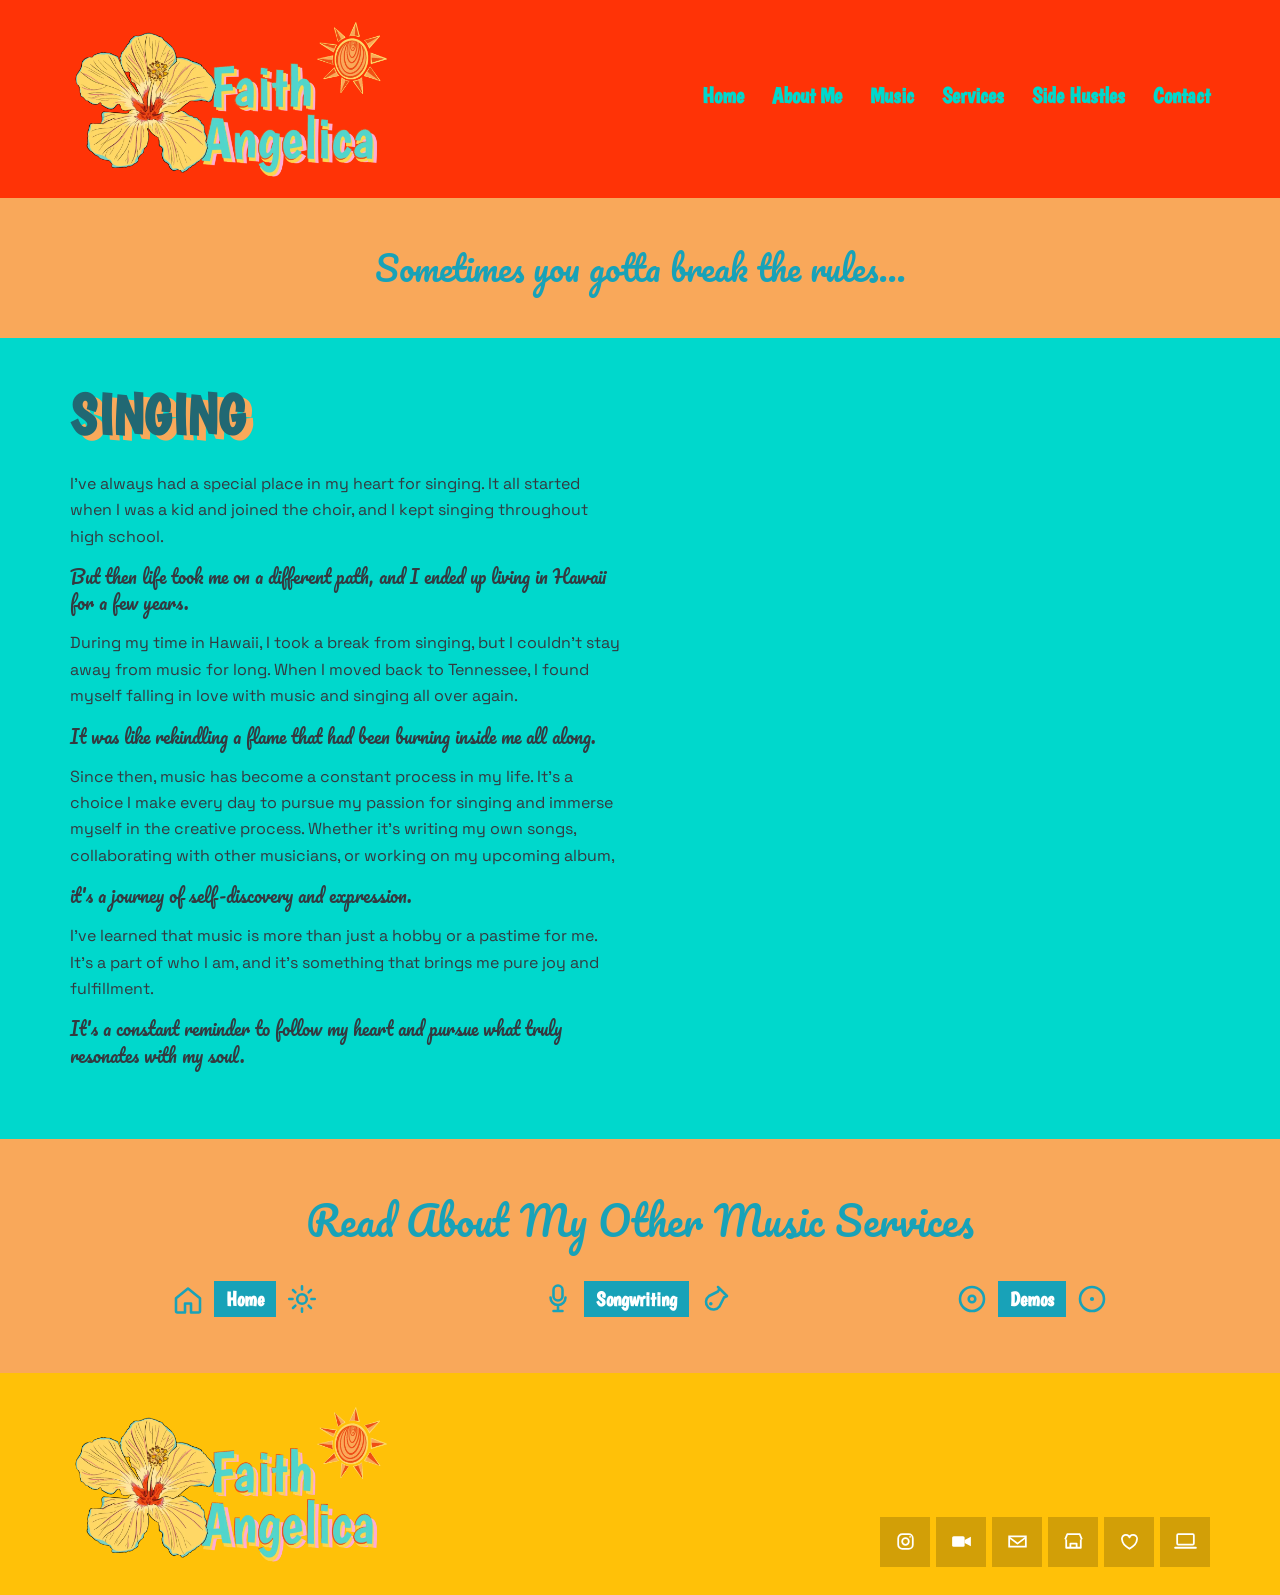
<file: singing/index.html>
<!DOCTYPE html>
<html lang="en">
<head>
  <meta charset="utf-8">
  <meta name="viewport" content="width=device-width, initial-scale=1">
  <title>Singing – Faith Angelica</title>
  <link rel="icon" href="/images/favicon.png" type="image/png">
  <link rel="apple-touch-icon" href="/images/favicon.png">
  <link rel="stylesheet" href="/css/styles.css">
</head>
<body>
<header class="site-header">
  <div class="wrap header-inner">
    <a class="logo" href="/"><img src="/images/logo.webp" alt="FaithAngelica" width="1200" height="623"></a>
    <button class="nav-toggle" type="button" aria-expanded="false" aria-controls="site-nav" aria-label="Menu Toggle">
      <span class="icon-open"><svg viewBox="0 0 24 24" aria-hidden="true"><path d="M4 7h16M4 12h16M4 17h16" fill="none" stroke="currentColor" stroke-width="2" stroke-linecap="round"/></svg></span>
      <span class="icon-close"><svg viewBox="0 0 24 24" aria-hidden="true"><path d="M6 6l12 12M18 6L6 18" fill="none" stroke="currentColor" stroke-width="2" stroke-linecap="round"/></svg></span>
    </button>
    <nav id="site-nav" class="site-nav" aria-label="Menu"><a href="/">Home</a><a href="/#About">About Me</a><a href="/#music">Music</a><a href="/#services">Services</a><a href="/#side-hustles">Side Hustles</a><a href="/#contact">Contact</a></nav>
  </div>
</header>

<main>
  <section class="banner"><p>Sometimes you gotta break the rules...</p></section>
  <section class="page-main">
    <div class="wrap split">
      <div class="copy">
        <h1 class="page-title">Singing</h1>
        <p>I've always had a special place in my heart for singing. It all started when I was a kid and joined the choir, and I kept singing throughout high school.</p><p class="call">But then life took me on a different path, and I ended up living in Hawaii for a few years.</p><p>During my time in Hawaii, I took a break from singing, but I couldn't stay away from music for long. When I moved back to Tennessee, I found myself falling in love with music and singing all over again.</p><p class="call">It was like rekindling a flame that had been burning inside me all along.</p><p>Since then, music has become a constant process in my life. It's a choice I make every day to pursue my passion for singing and immerse myself in the creative process. Whether it's writing my own songs, collaborating with other musicians, or working on my upcoming album,</p><p class="call">it's a journey of self-discovery and expression.</p><p>I've learned that music is more than just a hobby or a pastime for me. It's a part of who I am, and it's something that brings me pure joy and fulfillment.</p><p class="call">It's a constant reminder to follow my heart and pursue what truly resonates with my soul.</p>
      </div>
      <div class="split-spacer"></div>
    </div>
  </section>
  <section class="more">
    <div class="wrap">
      <h2>Read About My Other Music Services</h2>
      <div class="more-links"><a class="more-link" href="/"><svg viewBox="0 0 24 24" aria-hidden="true"><path d="M4 11.5 12 5l8 6.5V20a1 1 0 0 1-1 1h-5v-6H10v6H5a1 1 0 0 1-1-1v-8.5z" fill="none" stroke="currentColor" stroke-width="1.7" stroke-linejoin="round"/></svg><span>Home</span><svg viewBox="0 0 24 24" aria-hidden="true"><circle cx="12" cy="12" r="3.2" fill="none" stroke="currentColor" stroke-width="1.7"/><path d="M12 3.5v2.2M12 18.3v2.2M3.5 12h2.2M18.3 12h2.2M6 6l1.6 1.6M16.4 16.4 18 18M18 6l-1.6 1.6M7.6 16.4 6 18" fill="none" stroke="currentColor" stroke-width="1.7" stroke-linecap="round"/></svg></a><a class="more-link" href="/songwriting/"><svg viewBox="0 0 24 24" aria-hidden="true"><rect x="9" y="3" width="6" height="10" rx="3" fill="none" stroke="currentColor" stroke-width="1.7"/><path d="M7 11a5 5 0 0 0 10 0M12 16v4M9 20h6" fill="none" stroke="currentColor" stroke-width="1.7" stroke-linecap="round"/></svg><span>Songwriting</span><svg viewBox="0 0 24 24" aria-hidden="true"><path d="M14 4l6 6-2 1-3 6a5 5 0 1 1-7-7l6-3 1-2z" fill="none" stroke="currentColor" stroke-width="1.7" stroke-linejoin="round"/><circle cx="9.2" cy="15.2" r="1.2" fill="currentColor"/></svg></a><a class="more-link" href="/demos/"><svg viewBox="0 0 24 24" aria-hidden="true"><circle cx="12" cy="12" r="8" fill="none" stroke="currentColor" stroke-width="1.7"/><circle cx="12" cy="12" r="2.2" fill="none" stroke="currentColor" stroke-width="1.7"/></svg><span>Demos</span><svg viewBox="0 0 24 24" aria-hidden="true"><circle cx="12" cy="12" r="8" fill="none" stroke="currentColor" stroke-width="1.7"/><circle cx="12" cy="12" r="1.4" fill="currentColor"/></svg></a></div>
    </div>
  </section>
</main>
<footer class="site-footer">
  <div class="wrap footer-inner">
    <a class="logo" href="/"><img src="/images/logo.webp" alt="FaithAngelica" width="1200" height="623"></a>
    <div class="footer-icons"><a class="sq" href="https://www.instagram.com/finding_faith1117/" target="_blank" rel="noopener noreferrer" aria-label="Instagram"><svg viewBox="0 0 24 24" aria-hidden="true"><rect x="5" y="5" width="14" height="14" rx="4" fill="none" stroke="currentColor" stroke-width="1.7"/><circle cx="12" cy="12" r="3.2" fill="none" stroke="currentColor" stroke-width="1.7"/><circle cx="16.4" cy="7.6" r="0.8" fill="currentColor"/></svg></a><a class="sq" href="https://www.tiktok.com/@finding_faith1117" target="_blank" rel="noopener noreferrer" aria-label="Video"><svg viewBox="0 0 24 24" aria-hidden="true"><rect x="3" y="7" width="12" height="10" rx="1.5" fill="currentColor"/><path d="M15 10.5 21 7.5v9l-6-3z" fill="currentColor"/></svg></a><a class="sq" href="mailto:music@faithangelica.com" target="_blank" rel="noopener noreferrer" aria-label="Email music@faithangelica.com"><svg viewBox="0 0 24 24" aria-hidden="true"><path d="M4 7h16v10H4V7z" fill="none" stroke="currentColor" stroke-width="1.7"/><path d="m4 8 8 6 8-6" fill="none" stroke="currentColor" stroke-width="1.7" stroke-linejoin="round"/></svg></a><a class="sq" href="https://www.etsy.com/shop/ShirtzonShirtz?ref=l2-about-shopname" target="_blank" rel="noopener noreferrer" aria-label="Etsy"><svg viewBox="0 0 24 24" aria-hidden="true"><path d="M4 10 6 5h12l2 5M5 10v8h14v-8M9 18v-4h6v4" fill="none" stroke="currentColor" stroke-width="1.7" stroke-linejoin="round"/></svg></a><a class="sq" href="https://nancycottoevents.com/" target="_blank" rel="noopener noreferrer" aria-label="Nancy Cotto Events"><svg viewBox="0 0 24 24" aria-hidden="true"><path d="M12 19s-7-4.4-7-8.2A3.6 3.6 0 0 1 12 8a3.6 3.6 0 0 1 7 2.8C19 14.6 12 19 12 19z" fill="none" stroke="currentColor" stroke-width="1.7" stroke-linejoin="round"/></svg></a><a class="sq" href="https://www.gonzosystems.com/" target="_blank" rel="noopener noreferrer" aria-label="Gonzo Systems"><svg viewBox="0 0 24 24" aria-hidden="true"><rect x="4" y="5" width="16" height="10" rx="1" fill="none" stroke="currentColor" stroke-width="1.7"/><path d="M2 18h20" fill="none" stroke="currentColor" stroke-width="1.7" stroke-linecap="round"/></svg></a></div>
  </div>
</footer>

<script src="/js/main.js"></script>
</body>
</html>
</file>
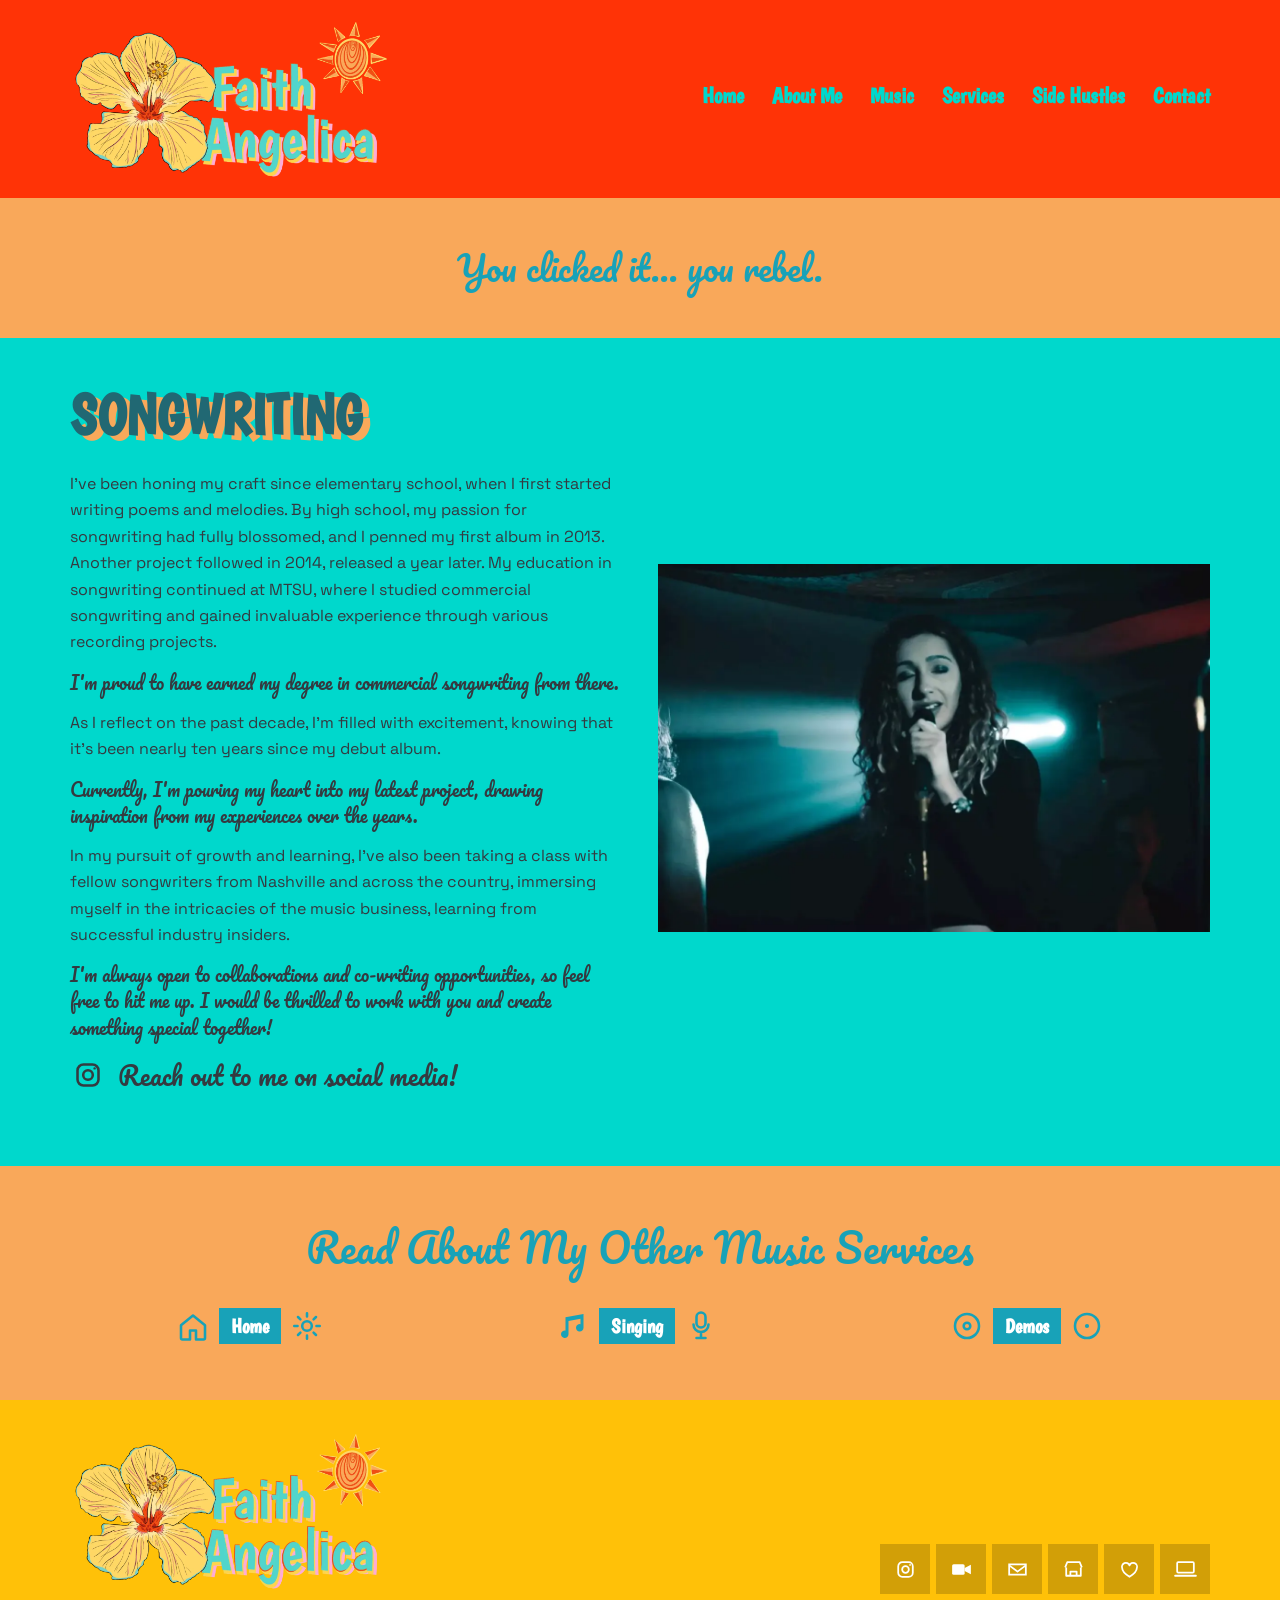
<file: songwriting/index.html>
<!DOCTYPE html>
<html lang="en">
<head>
  <meta charset="utf-8">
  <meta name="viewport" content="width=device-width, initial-scale=1">
  <title>Songwriting – Faith Angelica</title>
  <link rel="icon" href="/images/favicon.png" type="image/png">
  <link rel="apple-touch-icon" href="/images/favicon.png">
  <link rel="stylesheet" href="/css/styles.css">
</head>
<body>
<header class="site-header">
  <div class="wrap header-inner">
    <a class="logo" href="/"><img src="/images/logo.webp" alt="FaithAngelica" width="1200" height="623"></a>
    <button class="nav-toggle" type="button" aria-expanded="false" aria-controls="site-nav" aria-label="Menu Toggle">
      <span class="icon-open"><svg viewBox="0 0 24 24" aria-hidden="true"><path d="M4 7h16M4 12h16M4 17h16" fill="none" stroke="currentColor" stroke-width="2" stroke-linecap="round"/></svg></span>
      <span class="icon-close"><svg viewBox="0 0 24 24" aria-hidden="true"><path d="M6 6l12 12M18 6L6 18" fill="none" stroke="currentColor" stroke-width="2" stroke-linecap="round"/></svg></span>
    </button>
    <nav id="site-nav" class="site-nav" aria-label="Menu"><a href="/">Home</a><a href="/#About">About Me</a><a href="/#music">Music</a><a href="/#services">Services</a><a href="/#side-hustles">Side Hustles</a><a href="/#contact">Contact</a></nav>
  </div>
</header>

<main>
  <section class="banner"><p>You clicked it... you rebel.</p></section>
  <section class="page-main">
    <div class="wrap split">
      <div class="copy">
        <h1 class="page-title">Songwriting</h1>
        <p>I've been honing my craft since elementary school, when I first started writing poems and melodies. By high school, my passion for songwriting had fully blossomed, and I penned my first album in 2013. Another project followed in 2014, released a year later. My education in songwriting continued at MTSU, where I studied commercial songwriting and gained invaluable experience through various recording projects.</p><p class="call">I'm proud to have earned my degree in commercial songwriting from there.</p><p>As I reflect on the past decade, I'm filled with excitement, knowing that it's been nearly ten years since my debut album.</p><p class="call">Currently, I'm pouring my heart into my latest project, drawing inspiration from my experiences over the years.</p><p>In my pursuit of growth and learning, I've also been taking a class with fellow songwriters from Nashville and across the country, immersing myself in the intricacies of the music business, learning from successful industry insiders.</p><p class="call">I'm always open to collaborations and co-writing opportunities, so feel free to hit me up. I would be thrilled to work with you and create something special together!</p><p class="reach"><svg viewBox="0 0 24 24" aria-hidden="true"><rect x="5" y="5" width="14" height="14" rx="4" fill="none" stroke="currentColor" stroke-width="1.7"/><circle cx="12" cy="12" r="3.2" fill="none" stroke="currentColor" stroke-width="1.7"/><circle cx="16.4" cy="7.6" r="0.8" fill="currentColor"/></svg> Reach out to me on social media!</p>
      </div>
      <img src="/images/songwriting.webp" alt="Songwriting">
    </div>
  </section>
  <section class="more">
    <div class="wrap">
      <h2>Read About My Other Music Services</h2>
      <div class="more-links"><a class="more-link" href="/"><svg viewBox="0 0 24 24" aria-hidden="true"><path d="M4 11.5 12 5l8 6.5V20a1 1 0 0 1-1 1h-5v-6H10v6H5a1 1 0 0 1-1-1v-8.5z" fill="none" stroke="currentColor" stroke-width="1.7" stroke-linejoin="round"/></svg><span>Home</span><svg viewBox="0 0 24 24" aria-hidden="true"><circle cx="12" cy="12" r="3.2" fill="none" stroke="currentColor" stroke-width="1.7"/><path d="M12 3.5v2.2M12 18.3v2.2M3.5 12h2.2M18.3 12h2.2M6 6l1.6 1.6M16.4 16.4 18 18M18 6l-1.6 1.6M7.6 16.4 6 18" fill="none" stroke="currentColor" stroke-width="1.7" stroke-linecap="round"/></svg></a><a class="more-link" href="/singing/"><svg viewBox="0 0 24 24" aria-hidden="true"><path d="M9 17.5a2.5 2.5 0 1 1-2-2.45V6.2L19 4v9.2a2.5 2.5 0 1 1-2-2.45V7.2L9 8.6v8.9z" fill="currentColor"/></svg><span>Singing</span><svg viewBox="0 0 24 24" aria-hidden="true"><rect x="9" y="3" width="6" height="10" rx="3" fill="none" stroke="currentColor" stroke-width="1.7"/><path d="M7 11a5 5 0 0 0 10 0M12 16v4M9 20h6" fill="none" stroke="currentColor" stroke-width="1.7" stroke-linecap="round"/></svg></a><a class="more-link" href="/demos/"><svg viewBox="0 0 24 24" aria-hidden="true"><circle cx="12" cy="12" r="8" fill="none" stroke="currentColor" stroke-width="1.7"/><circle cx="12" cy="12" r="2.2" fill="none" stroke="currentColor" stroke-width="1.7"/></svg><span>Demos</span><svg viewBox="0 0 24 24" aria-hidden="true"><circle cx="12" cy="12" r="8" fill="none" stroke="currentColor" stroke-width="1.7"/><circle cx="12" cy="12" r="1.4" fill="currentColor"/></svg></a></div>
    </div>
  </section>
</main>
<footer class="site-footer">
  <div class="wrap footer-inner">
    <a class="logo" href="/"><img src="/images/logo.webp" alt="FaithAngelica" width="1200" height="623"></a>
    <div class="footer-icons"><a class="sq" href="https://www.instagram.com/finding_faith1117/" target="_blank" rel="noopener noreferrer" aria-label="Instagram"><svg viewBox="0 0 24 24" aria-hidden="true"><rect x="5" y="5" width="14" height="14" rx="4" fill="none" stroke="currentColor" stroke-width="1.7"/><circle cx="12" cy="12" r="3.2" fill="none" stroke="currentColor" stroke-width="1.7"/><circle cx="16.4" cy="7.6" r="0.8" fill="currentColor"/></svg></a><a class="sq" href="https://www.tiktok.com/@finding_faith1117" target="_blank" rel="noopener noreferrer" aria-label="Video"><svg viewBox="0 0 24 24" aria-hidden="true"><rect x="3" y="7" width="12" height="10" rx="1.5" fill="currentColor"/><path d="M15 10.5 21 7.5v9l-6-3z" fill="currentColor"/></svg></a><a class="sq" href="mailto:music@faithangelica.com" target="_blank" rel="noopener noreferrer" aria-label="Email music@faithangelica.com"><svg viewBox="0 0 24 24" aria-hidden="true"><path d="M4 7h16v10H4V7z" fill="none" stroke="currentColor" stroke-width="1.7"/><path d="m4 8 8 6 8-6" fill="none" stroke="currentColor" stroke-width="1.7" stroke-linejoin="round"/></svg></a><a class="sq" href="https://www.etsy.com/shop/ShirtzonShirtz?ref=l2-about-shopname" target="_blank" rel="noopener noreferrer" aria-label="Etsy"><svg viewBox="0 0 24 24" aria-hidden="true"><path d="M4 10 6 5h12l2 5M5 10v8h14v-8M9 18v-4h6v4" fill="none" stroke="currentColor" stroke-width="1.7" stroke-linejoin="round"/></svg></a><a class="sq" href="https://nancycottoevents.com/" target="_blank" rel="noopener noreferrer" aria-label="Nancy Cotto Events"><svg viewBox="0 0 24 24" aria-hidden="true"><path d="M12 19s-7-4.4-7-8.2A3.6 3.6 0 0 1 12 8a3.6 3.6 0 0 1 7 2.8C19 14.6 12 19 12 19z" fill="none" stroke="currentColor" stroke-width="1.7" stroke-linejoin="round"/></svg></a><a class="sq" href="https://www.gonzosystems.com/" target="_blank" rel="noopener noreferrer" aria-label="Gonzo Systems"><svg viewBox="0 0 24 24" aria-hidden="true"><rect x="4" y="5" width="16" height="10" rx="1" fill="none" stroke="currentColor" stroke-width="1.7"/><path d="M2 18h20" fill="none" stroke="currentColor" stroke-width="1.7" stroke-linecap="round"/></svg></a></div>
  </div>
</footer>

<script src="/js/main.js"></script>
</body>
</html>
</file>
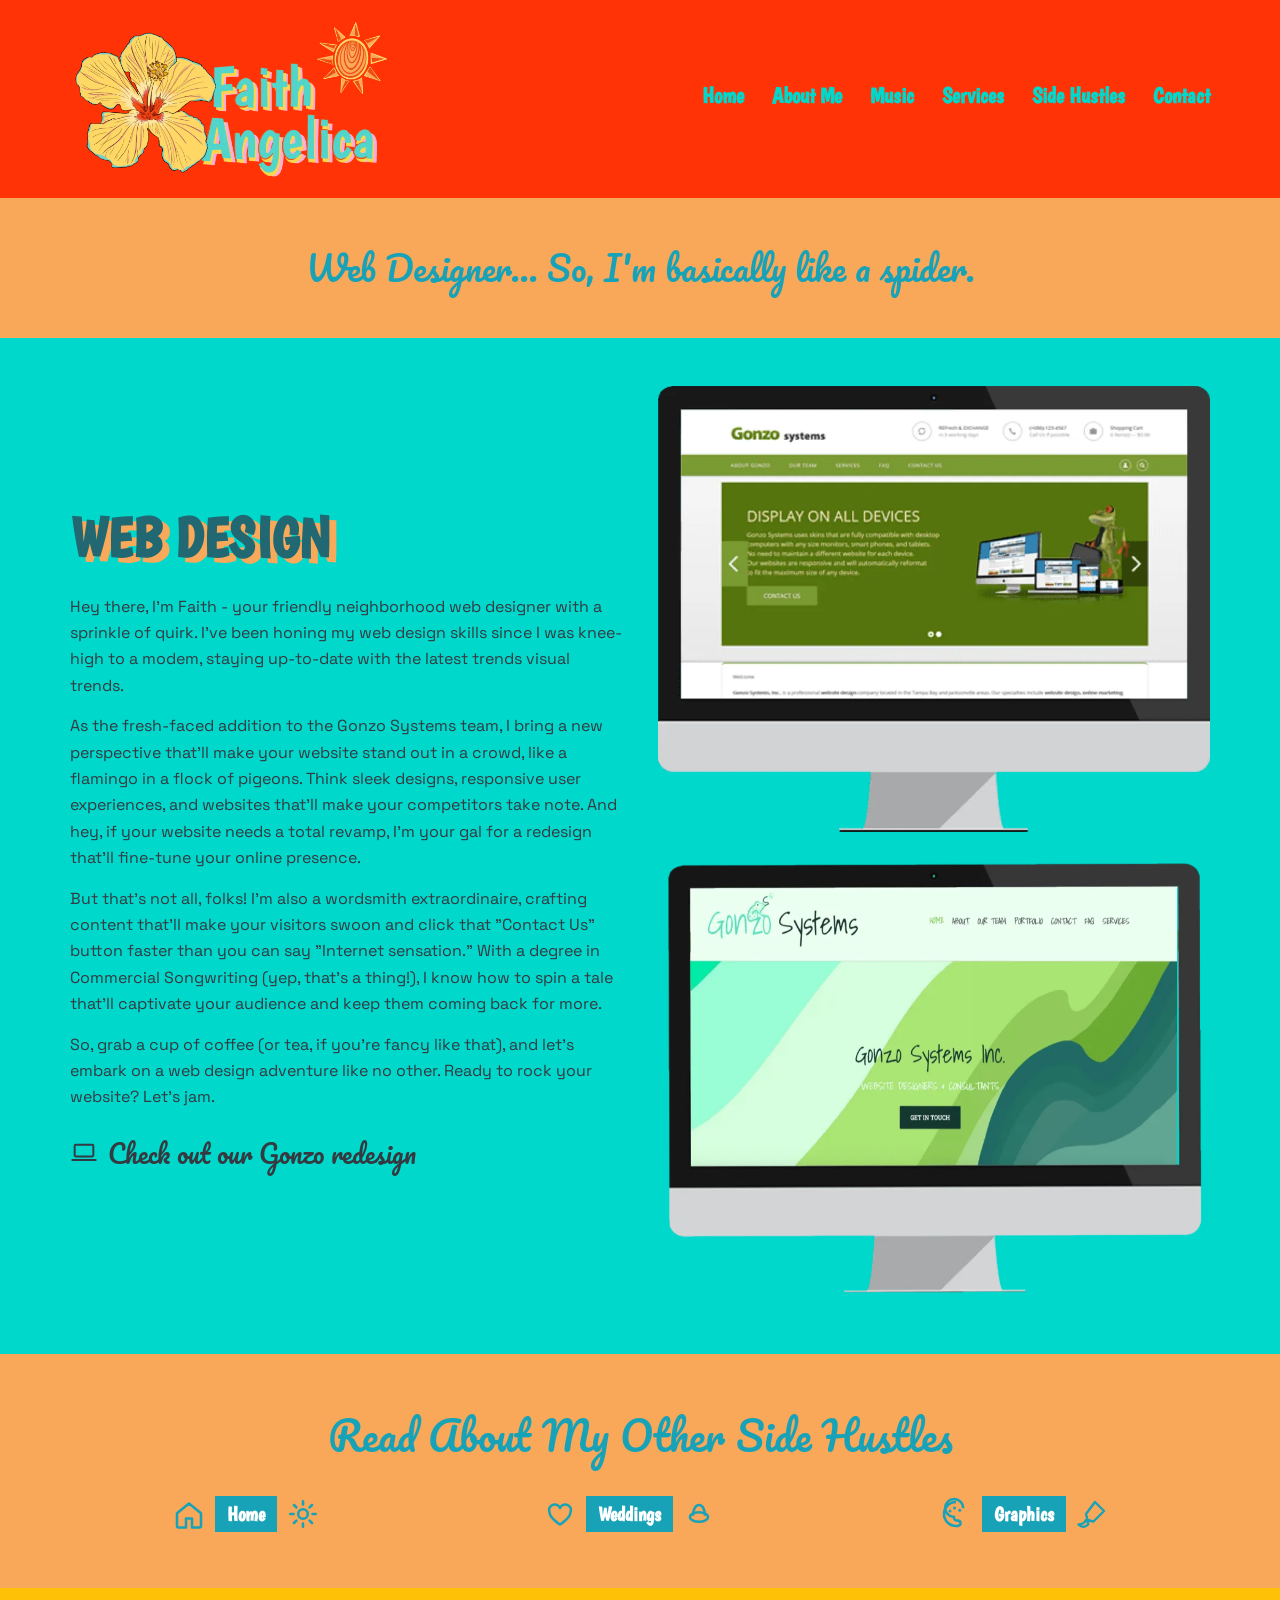
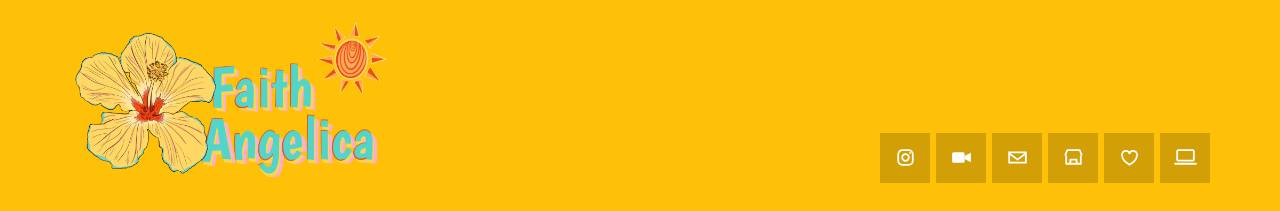
<file: web-design/index.html>
<!DOCTYPE html>
<html lang="en">
<head>
  <meta charset="utf-8">
  <meta name="viewport" content="width=device-width, initial-scale=1">
  <title>Web Design – Faith Angelica</title>
  <link rel="icon" href="/images/favicon.png" type="image/png">
  <link rel="apple-touch-icon" href="/images/favicon.png">
  <link rel="stylesheet" href="/css/styles.css">
</head>
<body>
<header class="site-header">
  <div class="wrap header-inner">
    <a class="logo" href="/"><img src="/images/logo.webp" alt="FaithAngelica" width="1200" height="623"></a>
    <button class="nav-toggle" type="button" aria-expanded="false" aria-controls="site-nav" aria-label="Menu Toggle">
      <span class="icon-open"><svg viewBox="0 0 24 24" aria-hidden="true"><path d="M4 7h16M4 12h16M4 17h16" fill="none" stroke="currentColor" stroke-width="2" stroke-linecap="round"/></svg></span>
      <span class="icon-close"><svg viewBox="0 0 24 24" aria-hidden="true"><path d="M6 6l12 12M18 6L6 18" fill="none" stroke="currentColor" stroke-width="2" stroke-linecap="round"/></svg></span>
    </button>
    <nav id="site-nav" class="site-nav" aria-label="Menu"><a href="/">Home</a><a href="/#About">About Me</a><a href="/#music">Music</a><a href="/#services">Services</a><a href="/#side-hustles">Side Hustles</a><a href="/#contact">Contact</a></nav>
  </div>
</header>

<main>
  <section class="banner"><p>Web Designer... So, I'm basically like a spider.</p></section>
  <section class="page-main">
    <div class="wrap split">
      <div class="copy">
        <h1 class="page-title">Web Design</h1>
        <p>Hey there, I'm Faith - your friendly neighborhood web designer with a sprinkle of quirk. I've been honing my web design skills since I was knee-high to a modem, staying up-to-date with the latest trends visual trends.</p><p>As the fresh-faced addition to the Gonzo Systems team, I bring a new perspective that'll make your website stand out in a crowd, like a flamingo in a flock of pigeons. Think sleek designs, responsive user experiences, and websites that'll make your competitors take note. And hey, if your website needs a total revamp, I'm your gal for a redesign that'll fine-tune your online presence.</p><p>But that's not all, folks! I'm also a wordsmith extraordinaire, crafting content that'll make your visitors swoon and click that "Contact Us" button faster than you can say "Internet sensation." With a degree in Commercial Songwriting (yep, that's a thing!), I know how to spin a tale that'll captivate your audience and keep them coming back for more.</p><p>So, grab a cup of coffee (or tea, if you're fancy like that), and let's embark on a web design adventure like no other. Ready to rock your website? Let's jam.</p><a class="note" href="https://www.gonzosystems.com/" target="_blank" rel="noopener noreferrer"><svg viewBox="0 0 24 24" aria-hidden="true"><rect x="4" y="5" width="16" height="10" rx="1" fill="none" stroke="currentColor" stroke-width="1.7"/><path d="M2 18h20" fill="none" stroke="currentColor" stroke-width="1.7" stroke-linecap="round"/></svg><span>Check out our Gonzo redesign</span></a>
      </div>
      <div class="figure-stack"><img src="/images/gonzo-1.webp" alt=""><img src="/images/gonzo-2.webp" alt="Gonzosystems Monitor"></div>
    </div>
  </section>
  <section class="more">
    <div class="wrap">
      <h2>Read About My Other Side Hustles</h2>
      <div class="more-links"><a class="more-link" href="/"><svg viewBox="0 0 24 24" aria-hidden="true"><path d="M4 11.5 12 5l8 6.5V20a1 1 0 0 1-1 1h-5v-6H10v6H5a1 1 0 0 1-1-1v-8.5z" fill="none" stroke="currentColor" stroke-width="1.7" stroke-linejoin="round"/></svg><span>Home</span><svg viewBox="0 0 24 24" aria-hidden="true"><circle cx="12" cy="12" r="3.2" fill="none" stroke="currentColor" stroke-width="1.7"/><path d="M12 3.5v2.2M12 18.3v2.2M3.5 12h2.2M18.3 12h2.2M6 6l1.6 1.6M16.4 16.4 18 18M18 6l-1.6 1.6M7.6 16.4 6 18" fill="none" stroke="currentColor" stroke-width="1.7" stroke-linecap="round"/></svg></a><a class="more-link" href="/wedding-coordination/"><svg viewBox="0 0 24 24" aria-hidden="true"><path d="M12 19s-7-4.4-7-8.2A3.6 3.6 0 0 1 12 8a3.6 3.6 0 0 1 7 2.8C19 14.6 12 19 12 19z" fill="none" stroke="currentColor" stroke-width="1.7" stroke-linejoin="round"/></svg><span>Weddings</span><svg viewBox="0 0 24 24" aria-hidden="true"><ellipse cx="12" cy="14" rx="6" ry="3.2" fill="none" stroke="currentColor" stroke-width="1.7"/><path d="M8 13.2C8 9 9.6 6 12 6s4 3 4 7.2" fill="none" stroke="currentColor" stroke-width="1.7"/></svg></a><a class="more-link" href="/graphic-design/"><svg viewBox="0 0 24 24" aria-hidden="true"><path d="M12 4a8 8 0 1 0 0 16h1.2a1.8 1.8 0 0 0 0-3.6h-.4A2.2 2.2 0 0 1 10.6 14 6 6 0 1 1 16.8 8.2" fill="none" stroke="currentColor" stroke-width="1.7"/><circle cx="8" cy="10" r="1" fill="currentColor"/><circle cx="11" cy="8" r="1" fill="currentColor"/><circle cx="14.5" cy="9.5" r="1" fill="currentColor"/></svg><span>Graphics</span><svg viewBox="0 0 24 24" aria-hidden="true"><path d="M14 4l6 6-7 7-4-1-1-4 6-8zM8 16c-1 2-3 3-5 3 1 1 3 2 5 1 2-1 2-2 0-4z" fill="none" stroke="currentColor" stroke-width="1.6" stroke-linejoin="round"/></svg></a></div>
    </div>
  </section>
</main>
<footer class="site-footer">
  <div class="wrap footer-inner">
    <a class="logo" href="/"><img src="/images/logo.webp" alt="FaithAngelica" width="1200" height="623"></a>
    <div class="footer-icons"><a class="sq" href="https://www.instagram.com/finding_faith1117/" target="_blank" rel="noopener noreferrer" aria-label="Instagram"><svg viewBox="0 0 24 24" aria-hidden="true"><rect x="5" y="5" width="14" height="14" rx="4" fill="none" stroke="currentColor" stroke-width="1.7"/><circle cx="12" cy="12" r="3.2" fill="none" stroke="currentColor" stroke-width="1.7"/><circle cx="16.4" cy="7.6" r="0.8" fill="currentColor"/></svg></a><a class="sq" href="https://www.tiktok.com/@finding_faith1117" target="_blank" rel="noopener noreferrer" aria-label="Video"><svg viewBox="0 0 24 24" aria-hidden="true"><rect x="3" y="7" width="12" height="10" rx="1.5" fill="currentColor"/><path d="M15 10.5 21 7.5v9l-6-3z" fill="currentColor"/></svg></a><a class="sq" href="mailto:music@faithangelica.com" target="_blank" rel="noopener noreferrer" aria-label="Email music@faithangelica.com"><svg viewBox="0 0 24 24" aria-hidden="true"><path d="M4 7h16v10H4V7z" fill="none" stroke="currentColor" stroke-width="1.7"/><path d="m4 8 8 6 8-6" fill="none" stroke="currentColor" stroke-width="1.7" stroke-linejoin="round"/></svg></a><a class="sq" href="https://www.etsy.com/shop/ShirtzonShirtz?ref=l2-about-shopname" target="_blank" rel="noopener noreferrer" aria-label="Etsy"><svg viewBox="0 0 24 24" aria-hidden="true"><path d="M4 10 6 5h12l2 5M5 10v8h14v-8M9 18v-4h6v4" fill="none" stroke="currentColor" stroke-width="1.7" stroke-linejoin="round"/></svg></a><a class="sq" href="https://nancycottoevents.com/" target="_blank" rel="noopener noreferrer" aria-label="Nancy Cotto Events"><svg viewBox="0 0 24 24" aria-hidden="true"><path d="M12 19s-7-4.4-7-8.2A3.6 3.6 0 0 1 12 8a3.6 3.6 0 0 1 7 2.8C19 14.6 12 19 12 19z" fill="none" stroke="currentColor" stroke-width="1.7" stroke-linejoin="round"/></svg></a><a class="sq" href="https://www.gonzosystems.com/" target="_blank" rel="noopener noreferrer" aria-label="Gonzo Systems"><svg viewBox="0 0 24 24" aria-hidden="true"><rect x="4" y="5" width="16" height="10" rx="1" fill="none" stroke="currentColor" stroke-width="1.7"/><path d="M2 18h20" fill="none" stroke="currentColor" stroke-width="1.7" stroke-linecap="round"/></svg></a></div>
  </div>
</footer>

<script src="/js/main.js"></script>
</body>
</html>
</file>
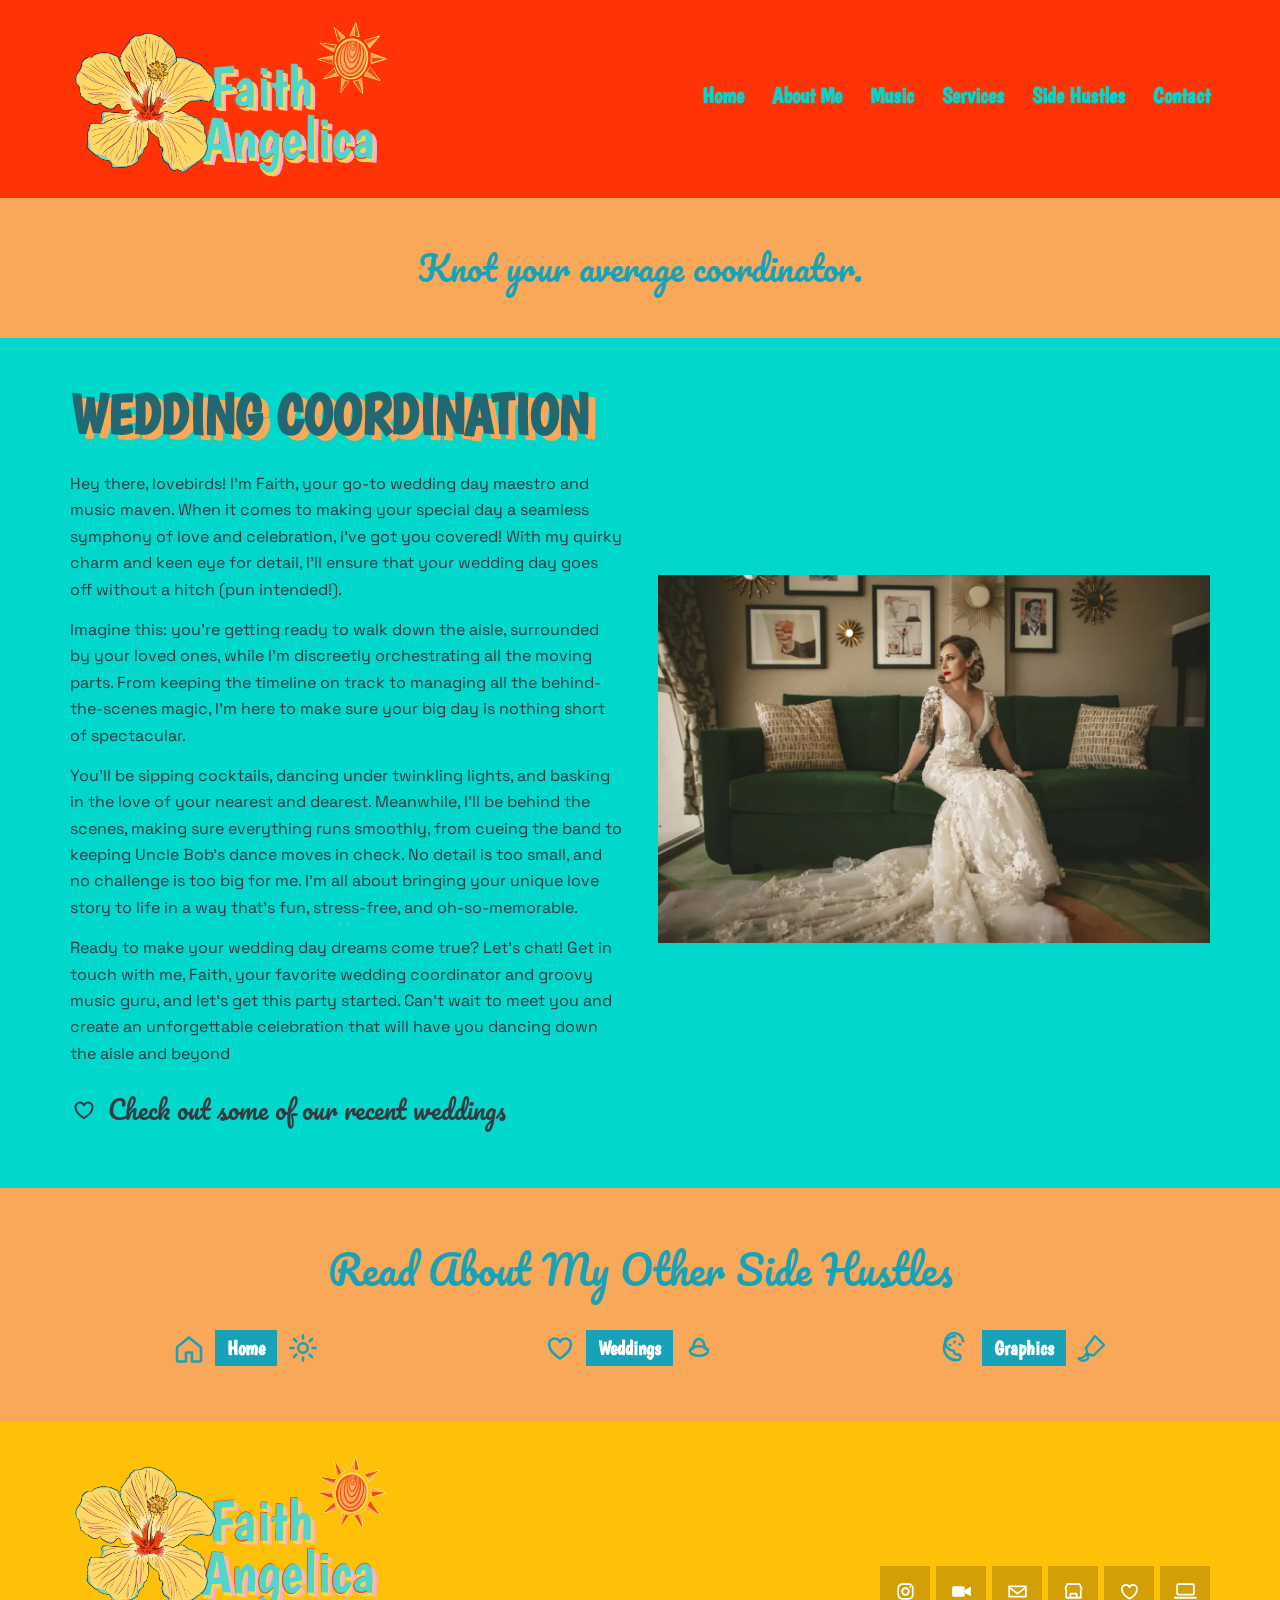
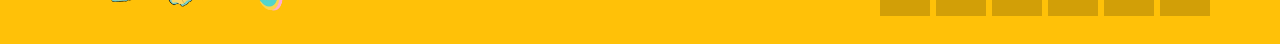
<file: wedding-coordination/index.html>
<!DOCTYPE html>
<html lang="en">
<head>
  <meta charset="utf-8">
  <meta name="viewport" content="width=device-width, initial-scale=1">
  <title>Wedding Coordination – Faith Angelica</title>
  <link rel="icon" href="/images/favicon.png" type="image/png">
  <link rel="apple-touch-icon" href="/images/favicon.png">
  <link rel="stylesheet" href="/css/styles.css">
</head>
<body>
<header class="site-header">
  <div class="wrap header-inner">
    <a class="logo" href="/"><img src="/images/logo.webp" alt="FaithAngelica" width="1200" height="623"></a>
    <button class="nav-toggle" type="button" aria-expanded="false" aria-controls="site-nav" aria-label="Menu Toggle">
      <span class="icon-open"><svg viewBox="0 0 24 24" aria-hidden="true"><path d="M4 7h16M4 12h16M4 17h16" fill="none" stroke="currentColor" stroke-width="2" stroke-linecap="round"/></svg></span>
      <span class="icon-close"><svg viewBox="0 0 24 24" aria-hidden="true"><path d="M6 6l12 12M18 6L6 18" fill="none" stroke="currentColor" stroke-width="2" stroke-linecap="round"/></svg></span>
    </button>
    <nav id="site-nav" class="site-nav" aria-label="Menu"><a href="/">Home</a><a href="/#About">About Me</a><a href="/#music">Music</a><a href="/#services">Services</a><a href="/#side-hustles">Side Hustles</a><a href="/#contact">Contact</a></nav>
  </div>
</header>

<main>
  <section class="banner"><p>Knot your average coordinator.</p></section>
  <section class="page-main">
    <div class="wrap split">
      <div class="copy">
        <h1 class="page-title">Wedding Coordination</h1>
        <p>Hey there, lovebirds! I'm Faith, your go-to wedding day maestro and music maven. When it comes to making your special day a seamless symphony of love and celebration, I've got you covered! With my quirky charm and keen eye for detail, I'll ensure that your wedding day goes off without a hitch (pun intended!).</p><p>Imagine this: you're getting ready to walk down the aisle, surrounded by your loved ones, while I'm discreetly orchestrating all the moving parts. From keeping the timeline on track to managing all the behind-the-scenes magic, I'm here to make sure your big day is nothing short of spectacular.</p><p>You'll be sipping cocktails, dancing under twinkling lights, and basking in the love of your nearest and dearest. Meanwhile, I'll be behind the scenes, making sure everything runs smoothly, from cueing the band to keeping Uncle Bob's dance moves in check. No detail is too small, and no challenge is too big for me. I'm all about bringing your unique love story to life in a way that's fun, stress-free, and oh-so-memorable.</p><p>Ready to make your wedding day dreams come true? Let's chat! Get in touch with me, Faith, your favorite wedding coordinator and groovy music guru, and let's get this party started. Can't wait to meet you and create an unforgettable celebration that will have you dancing down the aisle and beyond</p><a class="note" href="https://nancycottoevents.com/" target="_blank" rel="noopener noreferrer"><svg viewBox="0 0 24 24" aria-hidden="true"><path d="M12 19s-7-4.4-7-8.2A3.6 3.6 0 0 1 12 8a3.6 3.6 0 0 1 7 2.8C19 14.6 12 19 12 19z" fill="none" stroke="currentColor" stroke-width="1.7" stroke-linejoin="round"/></svg><span>Check out some of our recent weddings</span></a>
      </div>
      <img src="/images/wedding.webp" alt="Wedding Coordination">
    </div>
  </section>
  <section class="more">
    <div class="wrap">
      <h2>Read About My Other Side Hustles</h2>
      <div class="more-links"><a class="more-link" href="/"><svg viewBox="0 0 24 24" aria-hidden="true"><path d="M4 11.5 12 5l8 6.5V20a1 1 0 0 1-1 1h-5v-6H10v6H5a1 1 0 0 1-1-1v-8.5z" fill="none" stroke="currentColor" stroke-width="1.7" stroke-linejoin="round"/></svg><span>Home</span><svg viewBox="0 0 24 24" aria-hidden="true"><circle cx="12" cy="12" r="3.2" fill="none" stroke="currentColor" stroke-width="1.7"/><path d="M12 3.5v2.2M12 18.3v2.2M3.5 12h2.2M18.3 12h2.2M6 6l1.6 1.6M16.4 16.4 18 18M18 6l-1.6 1.6M7.6 16.4 6 18" fill="none" stroke="currentColor" stroke-width="1.7" stroke-linecap="round"/></svg></a><a class="more-link" href="/wedding-coordination/"><svg viewBox="0 0 24 24" aria-hidden="true"><path d="M12 19s-7-4.4-7-8.2A3.6 3.6 0 0 1 12 8a3.6 3.6 0 0 1 7 2.8C19 14.6 12 19 12 19z" fill="none" stroke="currentColor" stroke-width="1.7" stroke-linejoin="round"/></svg><span>Weddings</span><svg viewBox="0 0 24 24" aria-hidden="true"><ellipse cx="12" cy="14" rx="6" ry="3.2" fill="none" stroke="currentColor" stroke-width="1.7"/><path d="M8 13.2C8 9 9.6 6 12 6s4 3 4 7.2" fill="none" stroke="currentColor" stroke-width="1.7"/></svg></a><a class="more-link" href="/graphic-design/"><svg viewBox="0 0 24 24" aria-hidden="true"><path d="M12 4a8 8 0 1 0 0 16h1.2a1.8 1.8 0 0 0 0-3.6h-.4A2.2 2.2 0 0 1 10.6 14 6 6 0 1 1 16.8 8.2" fill="none" stroke="currentColor" stroke-width="1.7"/><circle cx="8" cy="10" r="1" fill="currentColor"/><circle cx="11" cy="8" r="1" fill="currentColor"/><circle cx="14.5" cy="9.5" r="1" fill="currentColor"/></svg><span>Graphics</span><svg viewBox="0 0 24 24" aria-hidden="true"><path d="M14 4l6 6-7 7-4-1-1-4 6-8zM8 16c-1 2-3 3-5 3 1 1 3 2 5 1 2-1 2-2 0-4z" fill="none" stroke="currentColor" stroke-width="1.6" stroke-linejoin="round"/></svg></a></div>
    </div>
  </section>
</main>
<footer class="site-footer">
  <div class="wrap footer-inner">
    <a class="logo" href="/"><img src="/images/logo.webp" alt="FaithAngelica" width="1200" height="623"></a>
    <div class="footer-icons"><a class="sq" href="https://www.instagram.com/finding_faith1117/" target="_blank" rel="noopener noreferrer" aria-label="Instagram"><svg viewBox="0 0 24 24" aria-hidden="true"><rect x="5" y="5" width="14" height="14" rx="4" fill="none" stroke="currentColor" stroke-width="1.7"/><circle cx="12" cy="12" r="3.2" fill="none" stroke="currentColor" stroke-width="1.7"/><circle cx="16.4" cy="7.6" r="0.8" fill="currentColor"/></svg></a><a class="sq" href="https://www.tiktok.com/@finding_faith1117" target="_blank" rel="noopener noreferrer" aria-label="Video"><svg viewBox="0 0 24 24" aria-hidden="true"><rect x="3" y="7" width="12" height="10" rx="1.5" fill="currentColor"/><path d="M15 10.5 21 7.5v9l-6-3z" fill="currentColor"/></svg></a><a class="sq" href="mailto:music@faithangelica.com" target="_blank" rel="noopener noreferrer" aria-label="Email music@faithangelica.com"><svg viewBox="0 0 24 24" aria-hidden="true"><path d="M4 7h16v10H4V7z" fill="none" stroke="currentColor" stroke-width="1.7"/><path d="m4 8 8 6 8-6" fill="none" stroke="currentColor" stroke-width="1.7" stroke-linejoin="round"/></svg></a><a class="sq" href="https://www.etsy.com/shop/ShirtzonShirtz?ref=l2-about-shopname" target="_blank" rel="noopener noreferrer" aria-label="Etsy"><svg viewBox="0 0 24 24" aria-hidden="true"><path d="M4 10 6 5h12l2 5M5 10v8h14v-8M9 18v-4h6v4" fill="none" stroke="currentColor" stroke-width="1.7" stroke-linejoin="round"/></svg></a><a class="sq" href="https://nancycottoevents.com/" target="_blank" rel="noopener noreferrer" aria-label="Nancy Cotto Events"><svg viewBox="0 0 24 24" aria-hidden="true"><path d="M12 19s-7-4.4-7-8.2A3.6 3.6 0 0 1 12 8a3.6 3.6 0 0 1 7 2.8C19 14.6 12 19 12 19z" fill="none" stroke="currentColor" stroke-width="1.7" stroke-linejoin="round"/></svg></a><a class="sq" href="https://www.gonzosystems.com/" target="_blank" rel="noopener noreferrer" aria-label="Gonzo Systems"><svg viewBox="0 0 24 24" aria-hidden="true"><rect x="4" y="5" width="16" height="10" rx="1" fill="none" stroke="currentColor" stroke-width="1.7"/><path d="M2 18h20" fill="none" stroke="currentColor" stroke-width="1.7" stroke-linecap="round"/></svg></a></div>
  </div>
</footer>

<script src="/js/main.js"></script>
</body>
</html>
</file>
<file: css/styles.css>
@font-face {
  font-family: "Boogaloo";
  font-style: normal;
  font-weight: 400;
  font-display: swap;
  src: url("/fonts/boogaloo.woff2") format("woff2");
}

@font-face {
  font-family: "Pacifico";
  font-style: normal;
  font-weight: 400;
  font-display: swap;
  src: url("/fonts/pacifico.woff2") format("woff2");
}

@font-face {
  font-family: "Space Grotesk";
  font-style: normal;
  font-weight: 400;
  font-display: swap;
  src: url("/fonts/space-grotesk.woff2") format("woff2");
}

@font-face {
  font-family: "Space Grotesk";
  font-style: normal;
  font-weight: 700;
  font-display: swap;
  src: url("/fonts/space-grotesk-700.woff2") format("woff2");
}

:root {
  --orange: #ff3306;
  --teal: #00d8cc;
  --ink: #343a40;
  --gold: #ffd54f;
  --white: #ffffff;
  --pink: #f3acca;
  --rose: #d86294;
  --lime: #cafa88;
  --leaf: #7eb62d;
  --amber: #ff830f;
  --plum: #8d3158;
  --peach: #f9a85a;
  --hot: #f44d19;
  --squash: #fc9b3c;
  --clay: #d86900;
  --mint: #98fdd5;
  --berry: #a34f72;
  --rust: #ad2900;
  --sea: #18a2b8;
  --deep: #216873;
  --yellow: #ffc108;
  --gold-icon: #d29f07;
  --title-shadow: #f9a95a;
  --max: 1140px;
  --header: 22px;
}

*,
*::before,
*::after {
  box-sizing: border-box;
}

html {
  scroll-behavior: smooth;
}

body {
  margin: 0;
  color: var(--ink);
  background: var(--white);
  font-family: "Space Grotesk", sans-serif;
  font-size: 16px;
  line-height: 1.65;
}

img {
  max-width: 100%;
  height: auto;
  display: block;
}

a {
  color: inherit;
}

h1,
h2,
h3,
p {
  margin: 0;
}

.wrap {
  width: min(var(--max), calc(100% - 40px));
  margin-inline: auto;
}

.site-header {
  background: var(--orange);
  position: relative;
  z-index: 20;
}

.header-inner {
  display: flex;
  align-items: center;
  justify-content: space-between;
  gap: 24px;
  min-height: 150px;
  padding: 16px 0;
}

.logo img {
  width: 320px;
  height: auto;
}

.nav-toggle {
  display: none;
  width: 48px;
  height: 48px;
  border: 0;
  background: transparent;
  color: var(--teal);
  cursor: pointer;
}

.nav-toggle svg {
  width: 32px;
  height: 32px;
  display: block;
  margin: auto;
}

.nav-toggle .icon-close {
  display: none;
}

.nav-toggle[aria-expanded="true"] .icon-open {
  display: none;
}

.nav-toggle[aria-expanded="true"] .icon-close {
  display: block;
}

.site-nav {
  display: flex;
  flex-wrap: wrap;
  justify-content: flex-end;
  gap: 8px 28px;
}

.site-nav a {
  font-family: "Boogaloo", sans-serif;
  font-size: 22px;
  font-weight: 600;
  color: var(--teal);
  text-decoration: none;
  padding-bottom: 4px;
  border-bottom: 3px solid transparent;
}

.site-nav a:hover,
.site-nav a:focus-visible {
  color: var(--pink);
}

.site-nav a[aria-current="page"] {
  color: var(--gold);
  border-bottom-color: var(--teal);
}

.hero {
  display: grid;
  grid-template-columns: 1fr 1fr;
  min-height: 60vh;
  background: #030001;
}

.hero-photo,
.hero-art {
  min-height: 60vh;
}

.hero-photo {
  background: #030001;
  display: grid;
}

.hero-photo img {
  width: 100%;
  height: 100%;
  object-fit: contain;
}

.hero-art img {
  width: 100%;
  height: 100%;
  object-fit: cover;
}

.band {
  padding: 50px 0;
}

.band h2,
.page-title {
  font-family: "Boogaloo", sans-serif;
  font-weight: 600;
  line-height: 1.05;
  text-transform: uppercase;
  padding-bottom: 10px;
}

.center {
  text-align: center;
}

.about {
  background: var(--teal);
}

.h-about {
  font-size: 72px;
  color: var(--orange);
  text-shadow: 7px 5px 0 var(--pink);
  text-align: center;
  margin-bottom: 28px;
}

.about-grid {
  display: grid;
  grid-template-columns: 1fr 1.4fr 1fr;
  gap: 28px 20px;
  align-items: center;
}

.accordion h3 {
  margin: 0;
  font: inherit;
}

.about-home { grid-column: 2; grid-row: 1; }
.about-music { grid-column: 1; grid-row: 2; }
.about-flower { grid-column: 2; grid-row: 2; }
.about-side { grid-column: 3; grid-row: 2; }
.about-facts { grid-column: 2; grid-row: 3; }

.split > img,
.split .figure-stack img {
  width: 100%;
}

.about-flower img {
  width: min(100%, 420px);
  margin-inline: auto;
}

.stack {
  display: grid;
  gap: 22px;
}

.accordion button {
  width: 100%;
  display: flex;
  align-items: center;
  justify-content: space-between;
  gap: 16px;
  border: 0;
  cursor: pointer;
  background: var(--peach);
  color: var(--ink);
  font-family: "Boogaloo", sans-serif;
  font-size: 22px;
  font-weight: 600;
  text-align: left;
  padding: 12px 16px;
  border-radius: 4px;
}

.accordion button:hover,
.accordion button[aria-expanded="true"] {
  background: var(--gold);
}

.chev {
  width: 28px;
  height: 28px;
  border: 2px solid var(--orange);
  border-radius: 50%;
  display: grid;
  place-items: center;
  flex: none;
  color: var(--orange);
}

.chev svg {
  width: 14px;
  height: 14px;
  transition: transform 0.2s ease;
}

.accordion button[aria-expanded="true"] .chev svg {
  transform: rotate(180deg);
}

.panel {
  margin-top: 8px;
  padding: 16px 18px;
  background: rgb(24 162 184 / 20%);
  color: var(--white);
  border-radius: 4px;
  line-height: 1.7;
}

.panel p + p {
  margin-top: 1.15em;
}

.panel strong {
  font-weight: 700;
}

.music {
  background: var(--pink);
}

.h-music {
  font-size: 72px;
  color: var(--orange);
  text-shadow: 7px 5px 0 var(--teal);
}

.script {
  font-family: "Pacifico", sans-serif;
  font-weight: 400;
}

.music .lede {
  color: var(--rose);
  font-size: 25px;
  margin: 6px 0 36px;
}

.albums {
  display: grid;
  grid-template-columns: repeat(4, 1fr);
  gap: 28px;
  align-items: center;
}

.album {
  display: block;
}

.album img {
  width: 100%;
  aspect-ratio: 1;
  object-fit: cover;
}

.glow-lime {
  box-shadow: 0 0 15px 8px #f1f8ba;
}

.glow-teal {
  box-shadow: 0 0 11px 4px #52d6cc;
}

.glow-plum {
  box-shadow: 0 0 10px 7px #8d3158;
}

.glow-red {
  box-shadow: 0 0 16px 5px #fd0a14;
}

.services {
  background: var(--lime);
}

.h-services {
  font-size: 72px;
  color: var(--amber);
  text-shadow: 7px 5px 0 var(--plum);
}

.services .lede {
  color: var(--leaf);
  font-size: 25px;
  margin-top: 8px;
}

.services .aside {
  color: var(--leaf);
  font-size: 20px;
  margin: 8px 0 36px;
}

.cards {
  display: grid;
  grid-template-columns: repeat(3, 1fr);
  gap: 28px;
}

.card h3 {
  font-family: "Boogaloo", sans-serif;
  font-size: 40px;
  font-weight: 600;
  text-align: center;
  margin-bottom: 12px;
}

.services .card h3,
.services .icon-btn {
  color: var(--peach);
}

.actions {
  display: flex;
  align-items: center;
  justify-content: center;
  gap: 10px;
}

.icon-btn {
  width: 50px;
  height: 50px;
  display: grid;
  place-items: center;
}

.icon-btn svg {
  width: 50px;
  height: 50px;
}

.pill {
  display: inline-block;
  font-family: "Boogaloo", sans-serif;
  font-size: 20px;
  font-weight: 600;
  text-decoration: none;
  color: var(--white);
  background: var(--peach);
  padding: 10px 14px;
  line-height: 1;
}

.pill:hover,
.pill:focus-visible {
  filter: brightness(1.08);
}

.hustle {
  background: var(--squash);
}

.h-hustle {
  font-size: 72px;
  color: var(--white);
  text-shadow: 7px 5px 0 var(--hot);
}

.hustle .lede {
  color: var(--clay);
  font-size: 25px;
  margin: 8px 0 36px;
}

.hustle .card h3 {
  color: var(--white);
}

.hustle .icon-btn {
  color: var(--hot);
}

.hustle .pill {
  background: var(--hot);
}

.find {
  display: grid;
  grid-template-columns: 1fr 1fr;
  background: linear-gradient(180deg, var(--hot) 50%, var(--teal) 50%);
}

.find-photo {
  display: flex;
  align-items: center;
  justify-content: center;
  padding: 60px;
}

.find-photo img {
  width: 100%;
  height: auto;
  object-fit: contain;
}

.find-copy {
  display: grid;
  grid-template-rows: 1fr 1fr;
  padding: 48px 24px;
  text-align: center;
}

.find-social,
.find-mail {
  display: grid;
  align-content: center;
  justify-items: center;
  gap: 12px;
}

.h-social {
  font-size: 72px;
  text-transform: uppercase;
  color: var(--mint);
  text-shadow: 7px 5px 0 var(--berry);
}

.find .tagline {
  color: var(--rust);
  font-size: 22px;
}

.socials {
  display: flex;
  gap: 8px;
  margin-top: 8px;
}

.social {
  width: 50px;
  height: 50px;
  display: grid;
  place-items: center;
  background: var(--berry);
  color: var(--white);
  border-radius: 50%;
  text-decoration: none;
}

.social svg {
  width: 25px;
  height: 25px;
}

.social:hover,
.social:focus-visible {
  transform: scale(1.08);
}

.h-find {
  font-size: 72px;
  text-transform: uppercase;
  color: var(--hot);
  text-shadow: 7px 5px 0 var(--pink);
}

.mail {
  display: inline-flex;
  align-items: center;
  gap: 10px;
  font-family: "Pacifico", sans-serif;
  font-size: 25px;
  color: var(--deep);
  text-decoration: none;
}

.mail svg {
  width: 40px;
  height: 40px;
  flex: none;
}

.site-footer {
  background: var(--yellow);
}

.footer-inner {
  display: flex;
  align-items: flex-end;
  justify-content: space-between;
  gap: 24px;
  padding: 28px 0;
}

.footer-icons {
  display: flex;
  flex-wrap: wrap;
  justify-content: flex-end;
  gap: 6px;
}

.sq {
  width: 50px;
  height: 50px;
  display: grid;
  place-items: center;
  background: var(--gold-icon);
  color: var(--white);
  text-decoration: none;
}

.sq svg {
  width: 25px;
  height: 25px;
}

.sq:hover,
.sq:focus-visible {
  transform: scale(1.08);
}

.banner {
  background: var(--peach);
  text-align: center;
  padding: 42px 20px;
}

.banner p {
  font-family: "Pacifico", sans-serif;
  font-size: 34px;
  color: var(--sea);
}

.page-main {
  background: var(--teal);
  padding: 48px 0 56px;
}

.split {
  display: grid;
  grid-template-columns: 1fr 1fr;
  gap: 36px;
  align-items: center;
}

.page-title {
  font-size: 56px;
  color: var(--deep);
  text-shadow: 7px 5px 0 var(--title-shadow);
  margin-bottom: 16px;
}

.copy p {
  margin-bottom: 14px;
}

.copy .call {
  font-family: "Pacifico", sans-serif;
  font-size: 18px;
  line-height: 1.45;
}

.reach {
  display: flex;
  align-items: center;
  gap: 12px;
  font-family: "Pacifico", sans-serif;
  font-size: 25px;
  margin-top: 8px;
}

.reach svg {
  width: 36px;
  height: 36px;
  flex: none;
}

.note {
  display: inline-flex;
  align-items: center;
  gap: 10px;
  font-family: "Pacifico", sans-serif;
  font-size: 25px;
  color: var(--ink);
  text-decoration: none;
  margin-top: 8px;
}

.note svg {
  width: 28px;
  height: 28px;
}

.figure-stack {
  display: grid;
  gap: 18px;
  justify-items: center;
}

.figure-stack img {
  width: min(100%, 420px);
}

.more {
  background: var(--peach);
  padding: 48px 0 56px;
  text-align: center;
}

.more h2 {
  font-family: "Pacifico", sans-serif;
  font-size: 40px;
  font-weight: 400;
  color: var(--sea);
  text-transform: none;
  margin-bottom: 28px;
}

.more-links {
  display: flex;
  justify-content: space-around;
  gap: 20px;
  flex-wrap: wrap;
}

.more-link {
  display: flex;
  align-items: center;
  gap: 8px;
  color: var(--sea);
  text-decoration: none;
}

.more-link span {
  font-family: "Boogaloo", sans-serif;
  font-size: 20px;
  font-weight: 600;
  color: var(--white);
  background: var(--sea);
  padding: 8px 12px;
  line-height: 1;
}

.more-link svg {
  width: 36px;
  height: 36px;
}

.portfolio {
  background: var(--teal);
  padding: 10px 0 64px;
}

.portfolio h2 {
  font-size: 56px;
  color: var(--deep);
  text-shadow: 7px 5px 0 var(--title-shadow);
  margin-bottom: 24px;
}

.gallery {
  display: grid;
  grid-template-columns: repeat(4, 1fr);
  gap: 14px;
}

.shot {
  display: block;
  background: rgb(255 255 255 / 35%);
}

.shot img {
  width: 100%;
  aspect-ratio: 1;
  object-fit: contain;
}

.lightbox {
  border: 0;
  padding: 0;
  background: transparent;
  max-width: none;
  max-height: none;
  width: 100%;
  height: 100%;
}

.lightbox::backdrop {
  background: rgb(0 0 0 / 82%);
}

.lightbox-frame {
  width: 100%;
  height: 100%;
  display: grid;
  place-items: center;
  position: relative;
}

.lightbox img {
  max-width: min(92vw, 1100px);
  max-height: 88vh;
  object-fit: contain;
}

.lightbox-close {
  position: absolute;
  top: 16px;
  right: 16px;
  width: 44px;
  height: 44px;
  border: 0;
  border-radius: 50%;
  background: var(--gold);
  color: var(--ink);
  font-family: "Boogaloo", sans-serif;
  font-size: 28px;
  cursor: pointer;
}

.missing {
  min-height: 40vh;
  display: grid;
  place-items: center;
  text-align: center;
  gap: 18px;
}

.missing p {
  font-family: "Pacifico", sans-serif;
  font-size: 34px;
  color: var(--sea);
}

:focus-visible {
  outline: 3px solid var(--gold);
  outline-offset: 3px;
}

@media (max-width: 1024px) {
  .nav-toggle {
    display: grid;
  }

  .site-nav {
    display: none;
    position: absolute;
    left: 0;
    right: 0;
    top: 100%;
    background: var(--orange);
    flex-direction: column;
    align-items: flex-start;
    padding: 8px 24px 20px;
    gap: 4px;
  }

  .site-nav.is-open {
    display: flex;
  }

  .site-nav a {
    font-size: 28px;
    padding: 8px 0;
  }

  .h-about,
  .h-music,
  .h-services,
  .h-hustle,
  .h-social,
  .h-find {
    font-size: 52px;
  }
}

@media (max-width: 800px) {
  .hero,
  .find,
  .split,
  .about-grid,
  .albums,
  .cards,
  .gallery {
    grid-template-columns: 1fr;
  }

  .hero-art {
    display: none;
  }

  .hero-photo,
  .hero-photo img {
    min-height: 70vw;
  }

  .about-home,
  .about-facts,
  .about-music,
  .about-flower,
  .about-side {
    grid-column: 1;
    grid-row: auto;
  }

  .find-photo {
    padding: 28px 20px;
  }

  .find-photo img {
    min-height: 0;
    max-height: 70vh;
  }

  .find-copy {
    padding: 32px 20px 40px;
  }

  .footer-inner,
  .header-inner {
    align-items: center;
  }

  .logo img {
    width: min(240px, 70vw);
  }

  .footer-inner {
    flex-direction: column;
    align-items: flex-start;
  }

  .albums {
    grid-template-columns: 1fr 1fr;
  }

  .gallery {
    grid-template-columns: 1fr 1fr;
  }

  .page-title,
  .portfolio h2 {
    font-size: 42px;
  }

  .banner p,
  .more h2 {
    font-size: 28px;
  }
}
</file>
